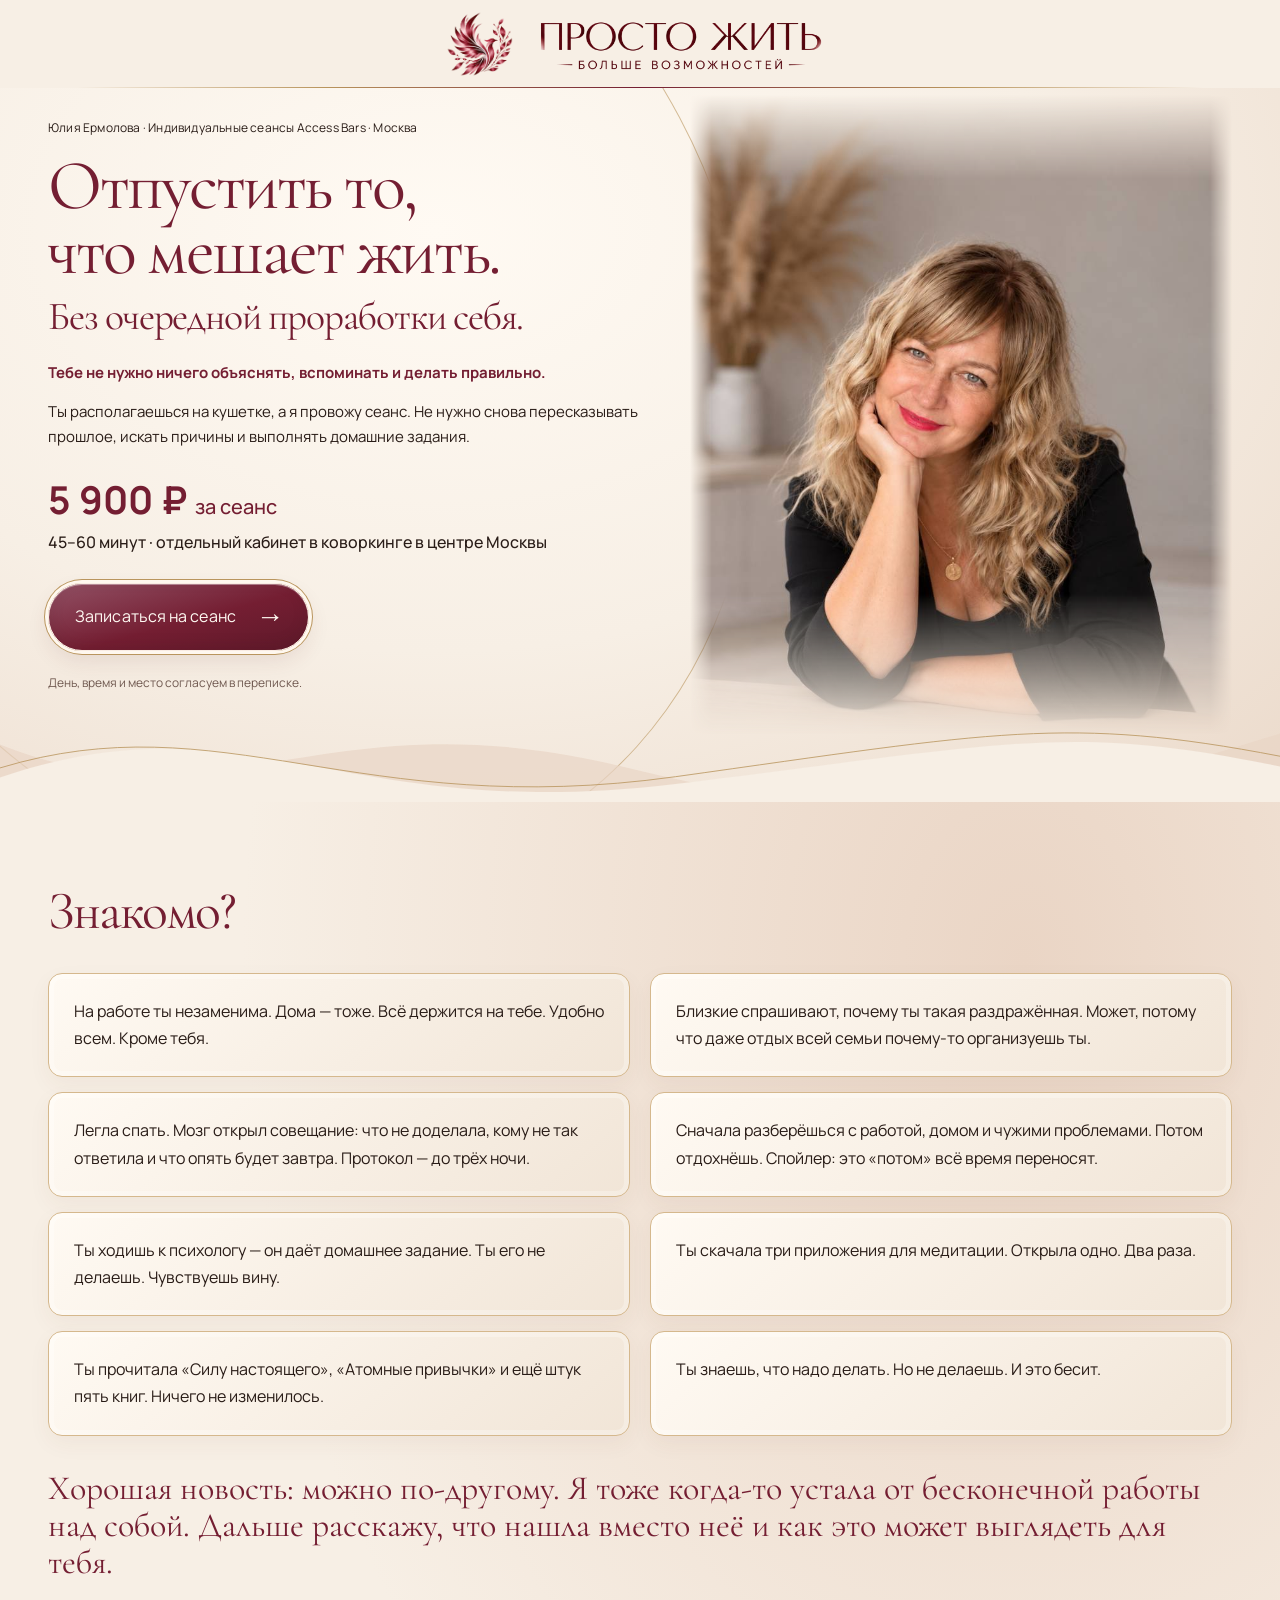
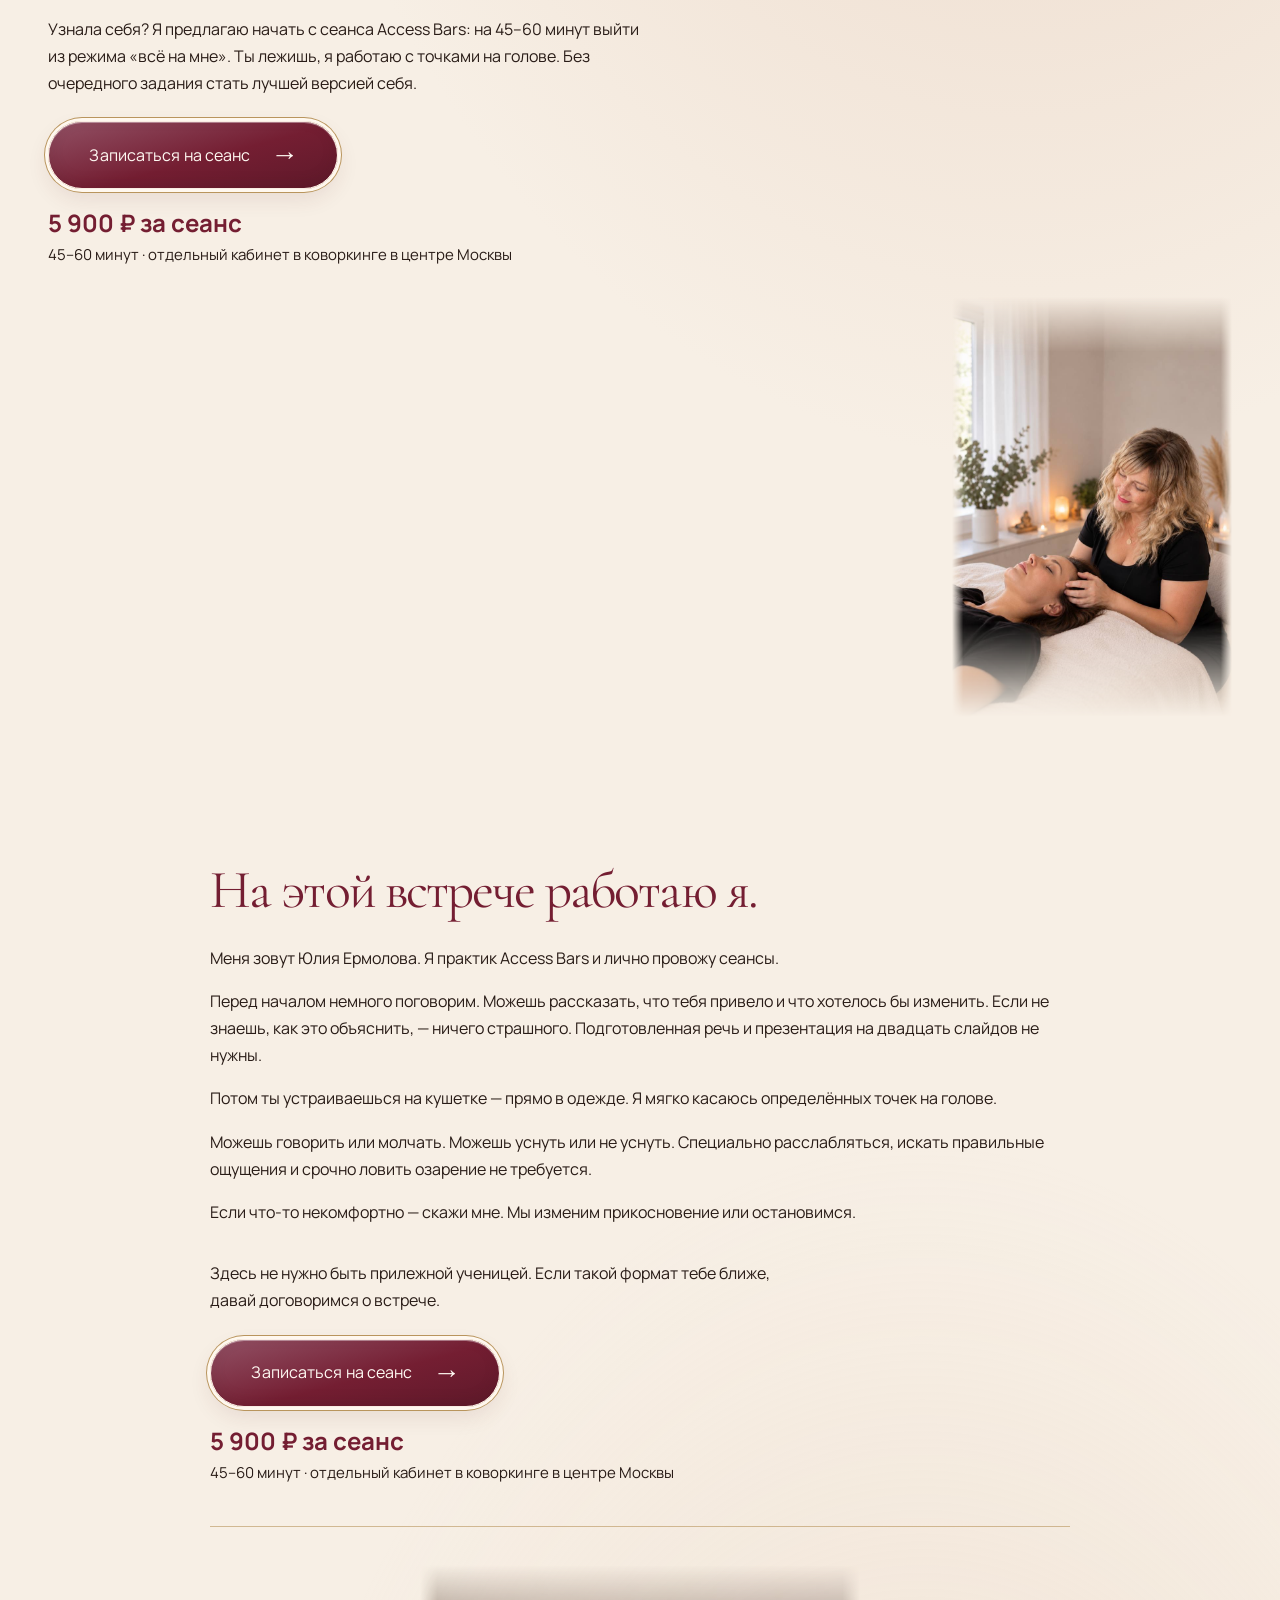
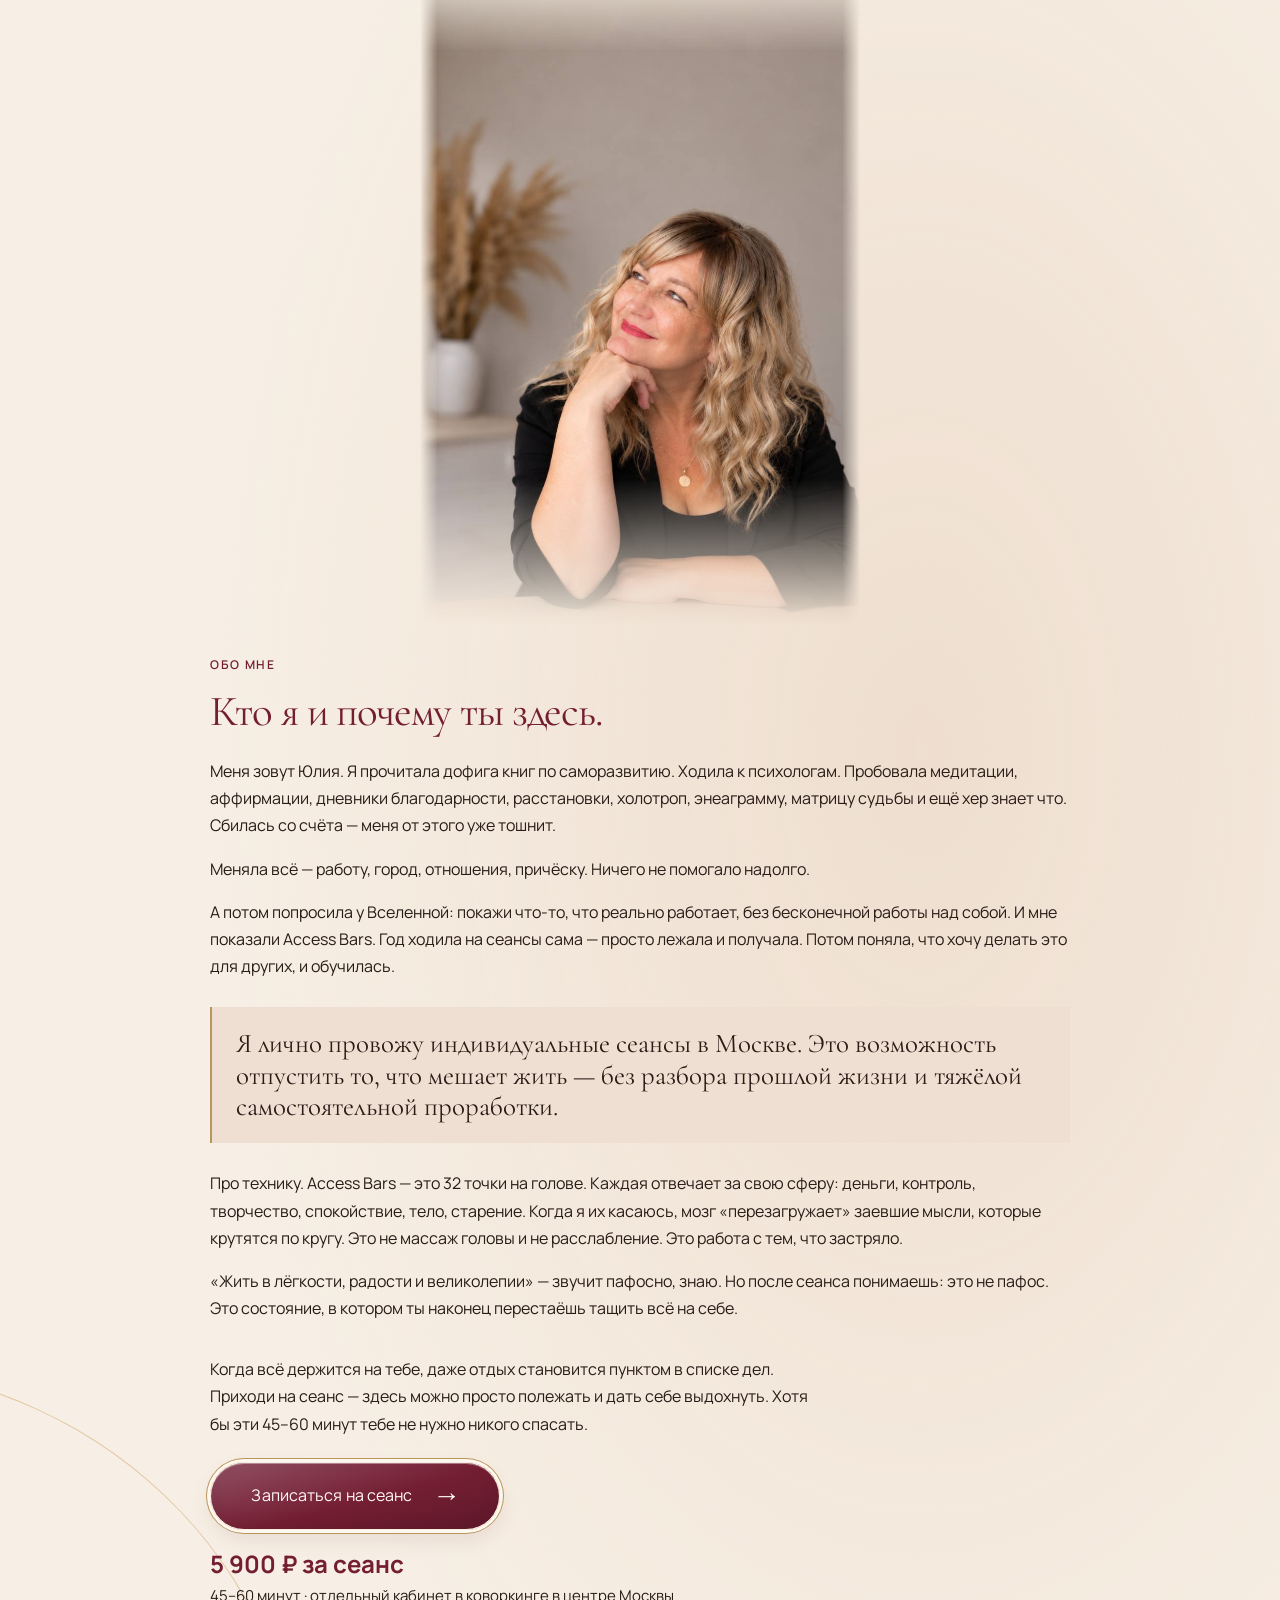
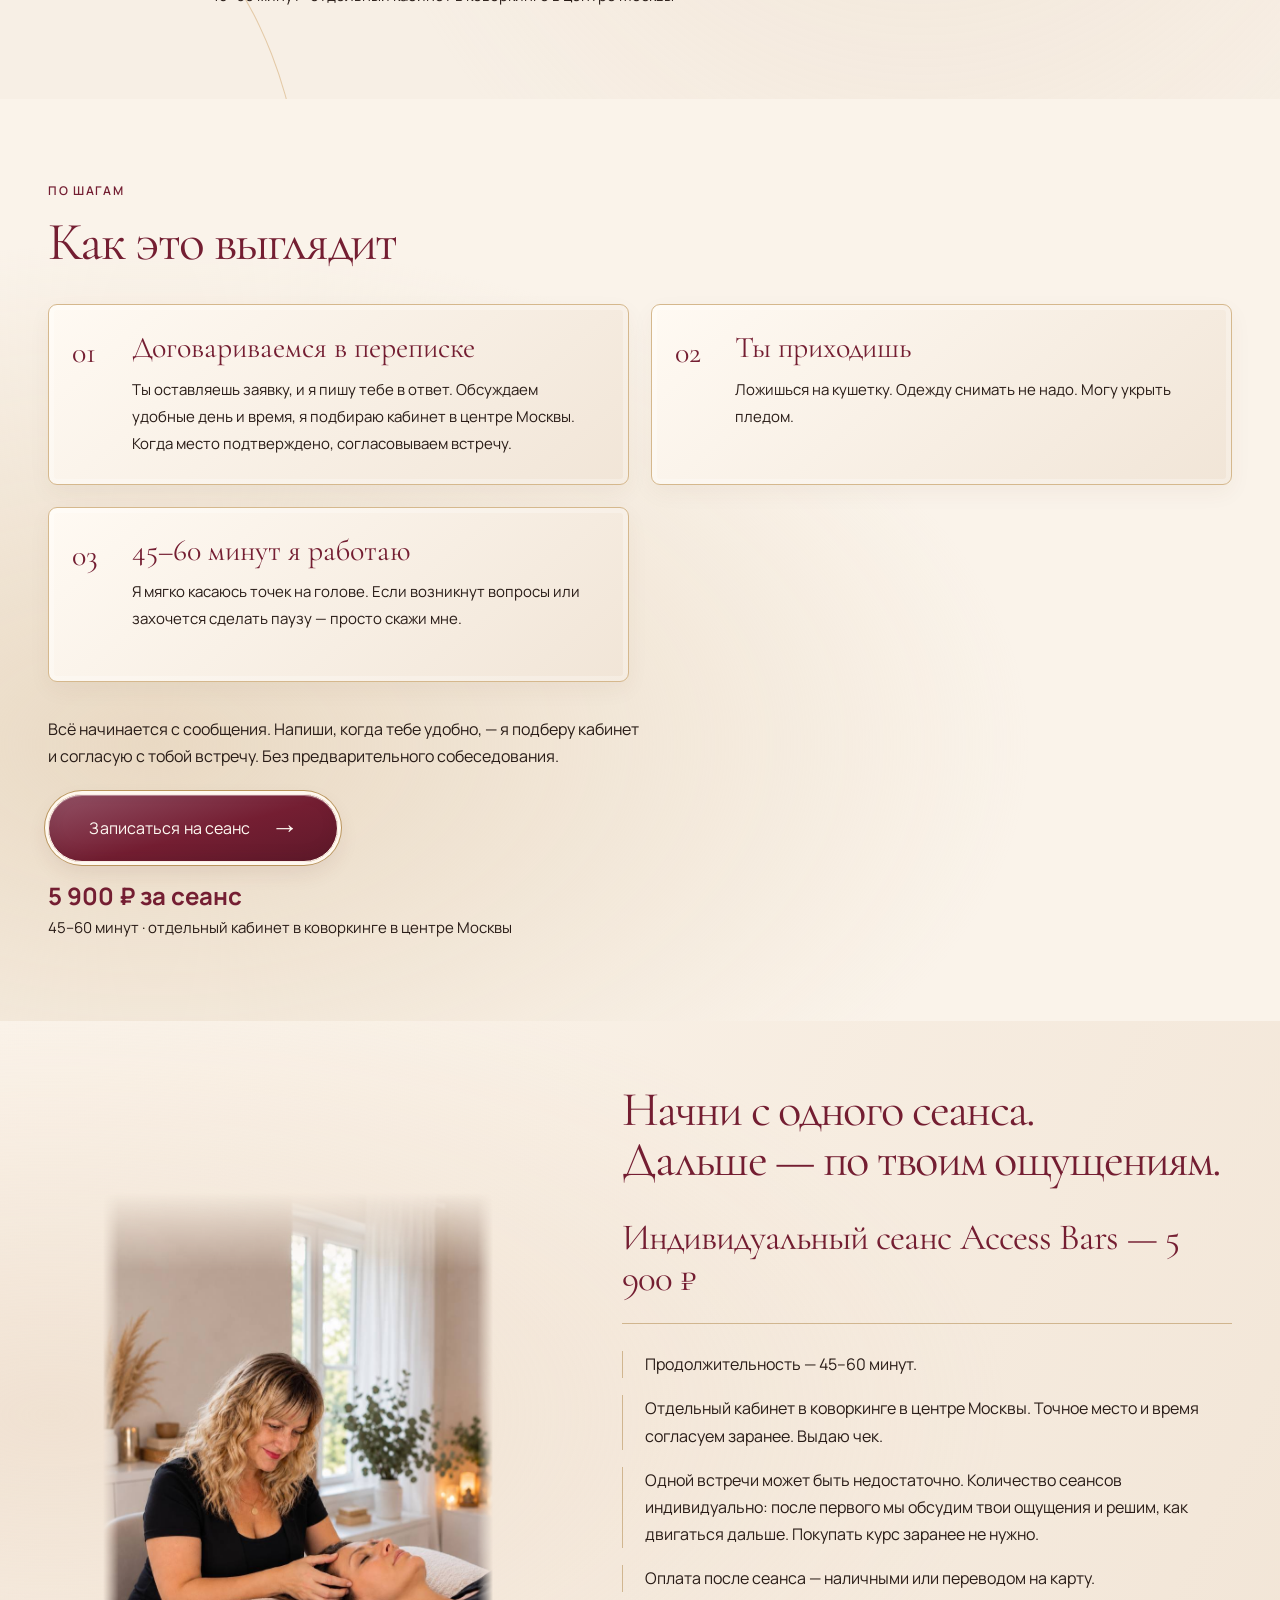
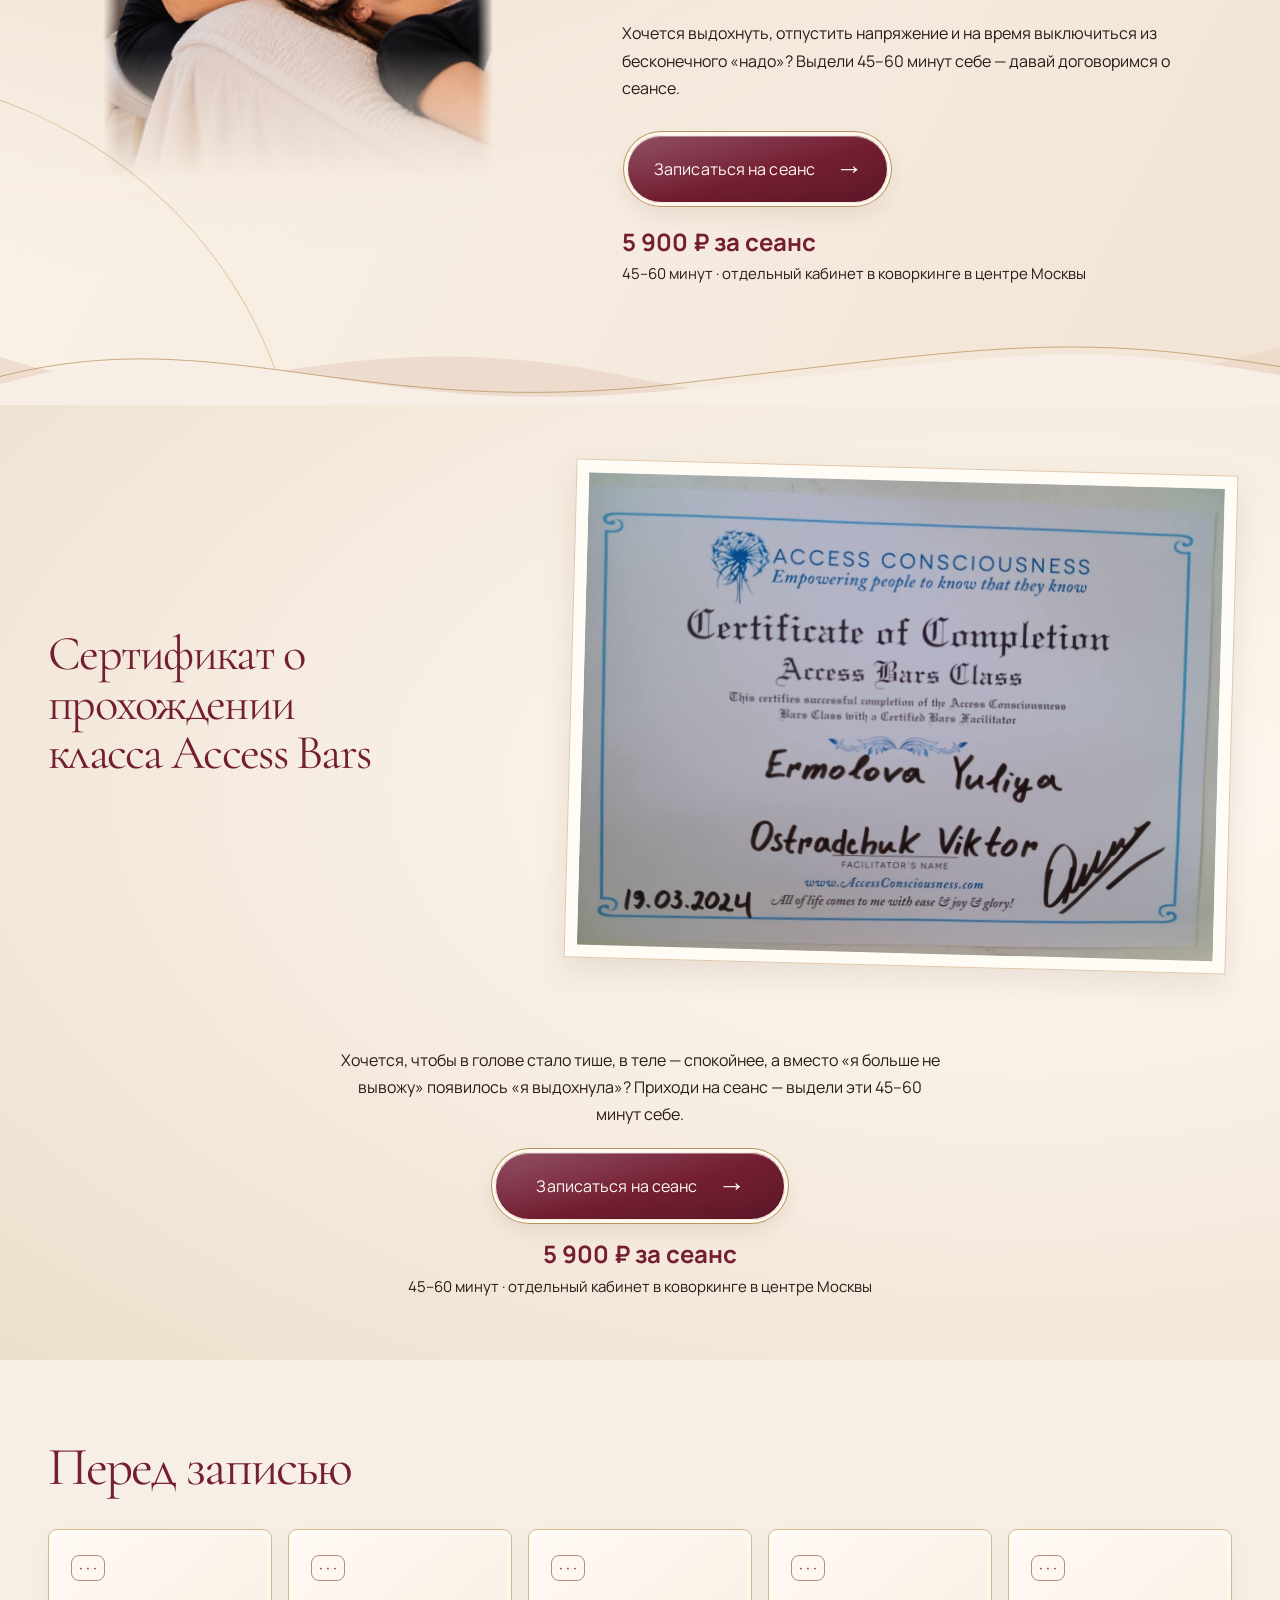
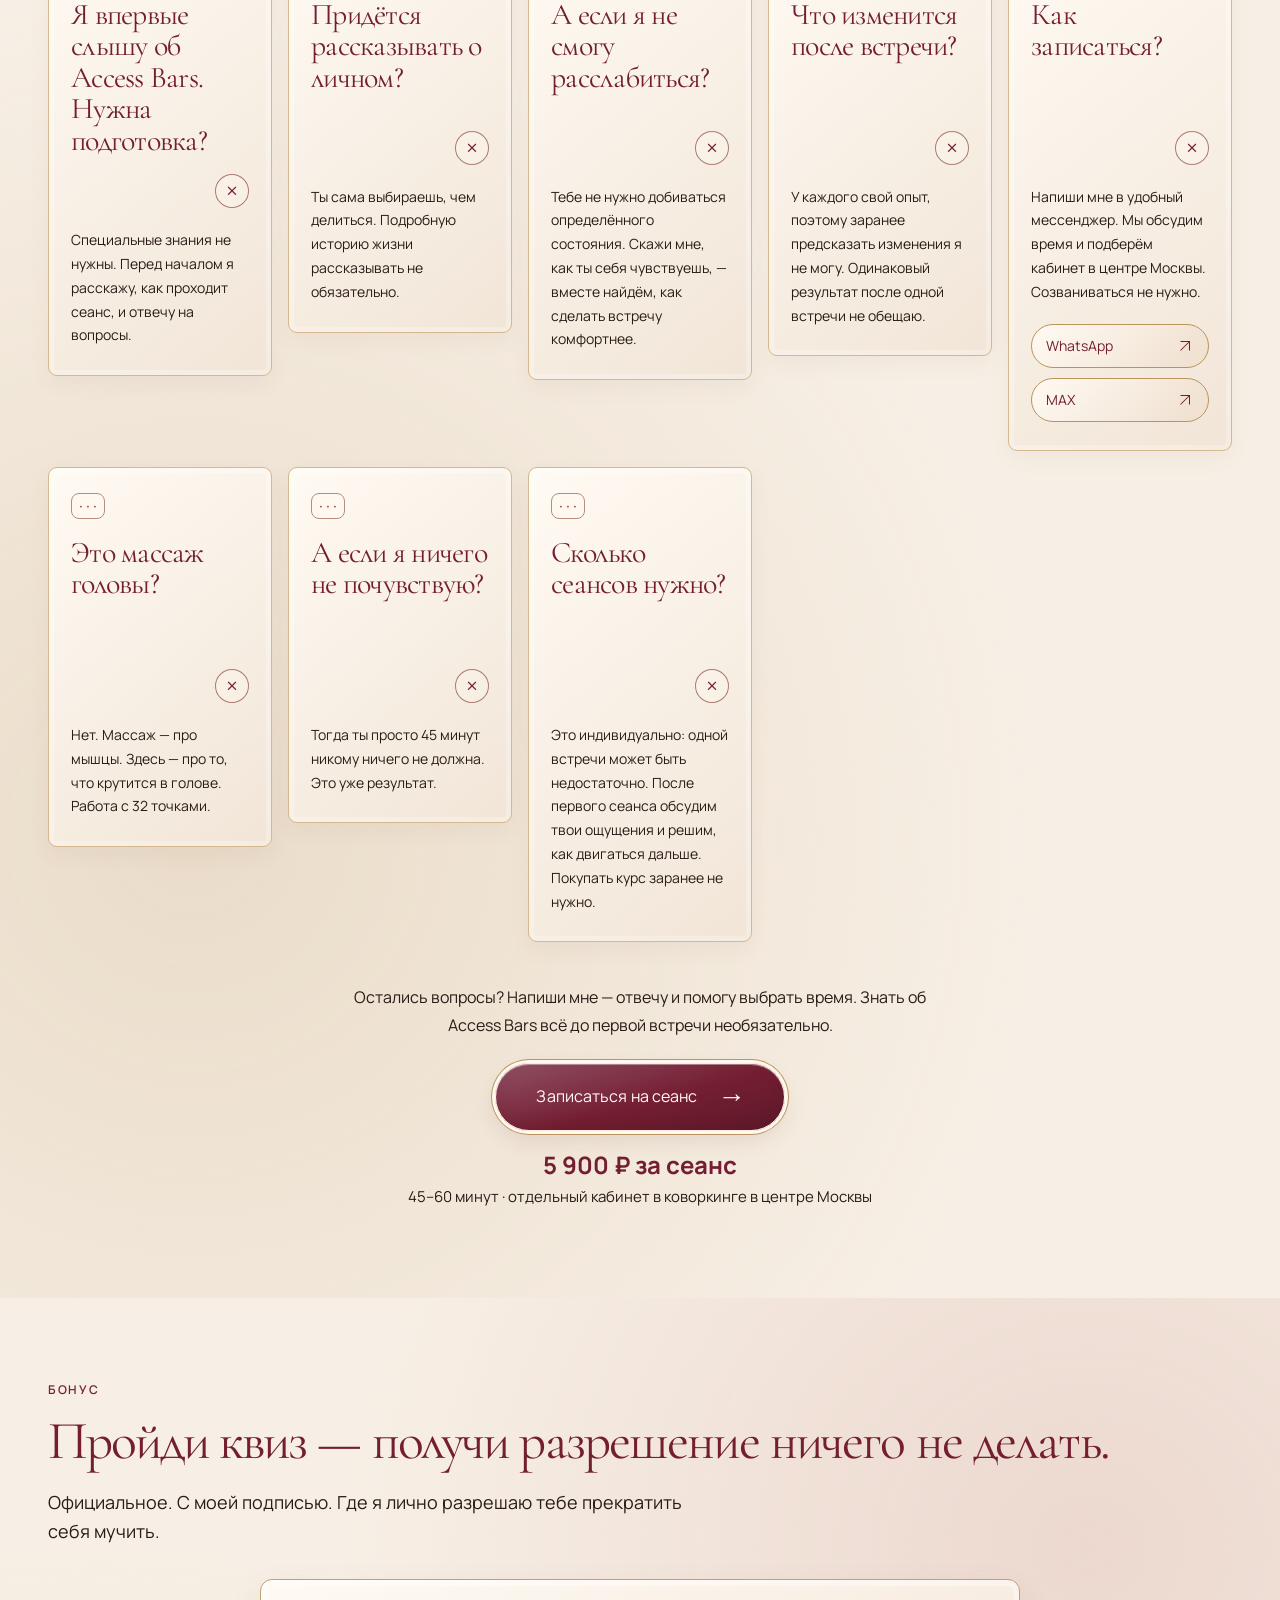
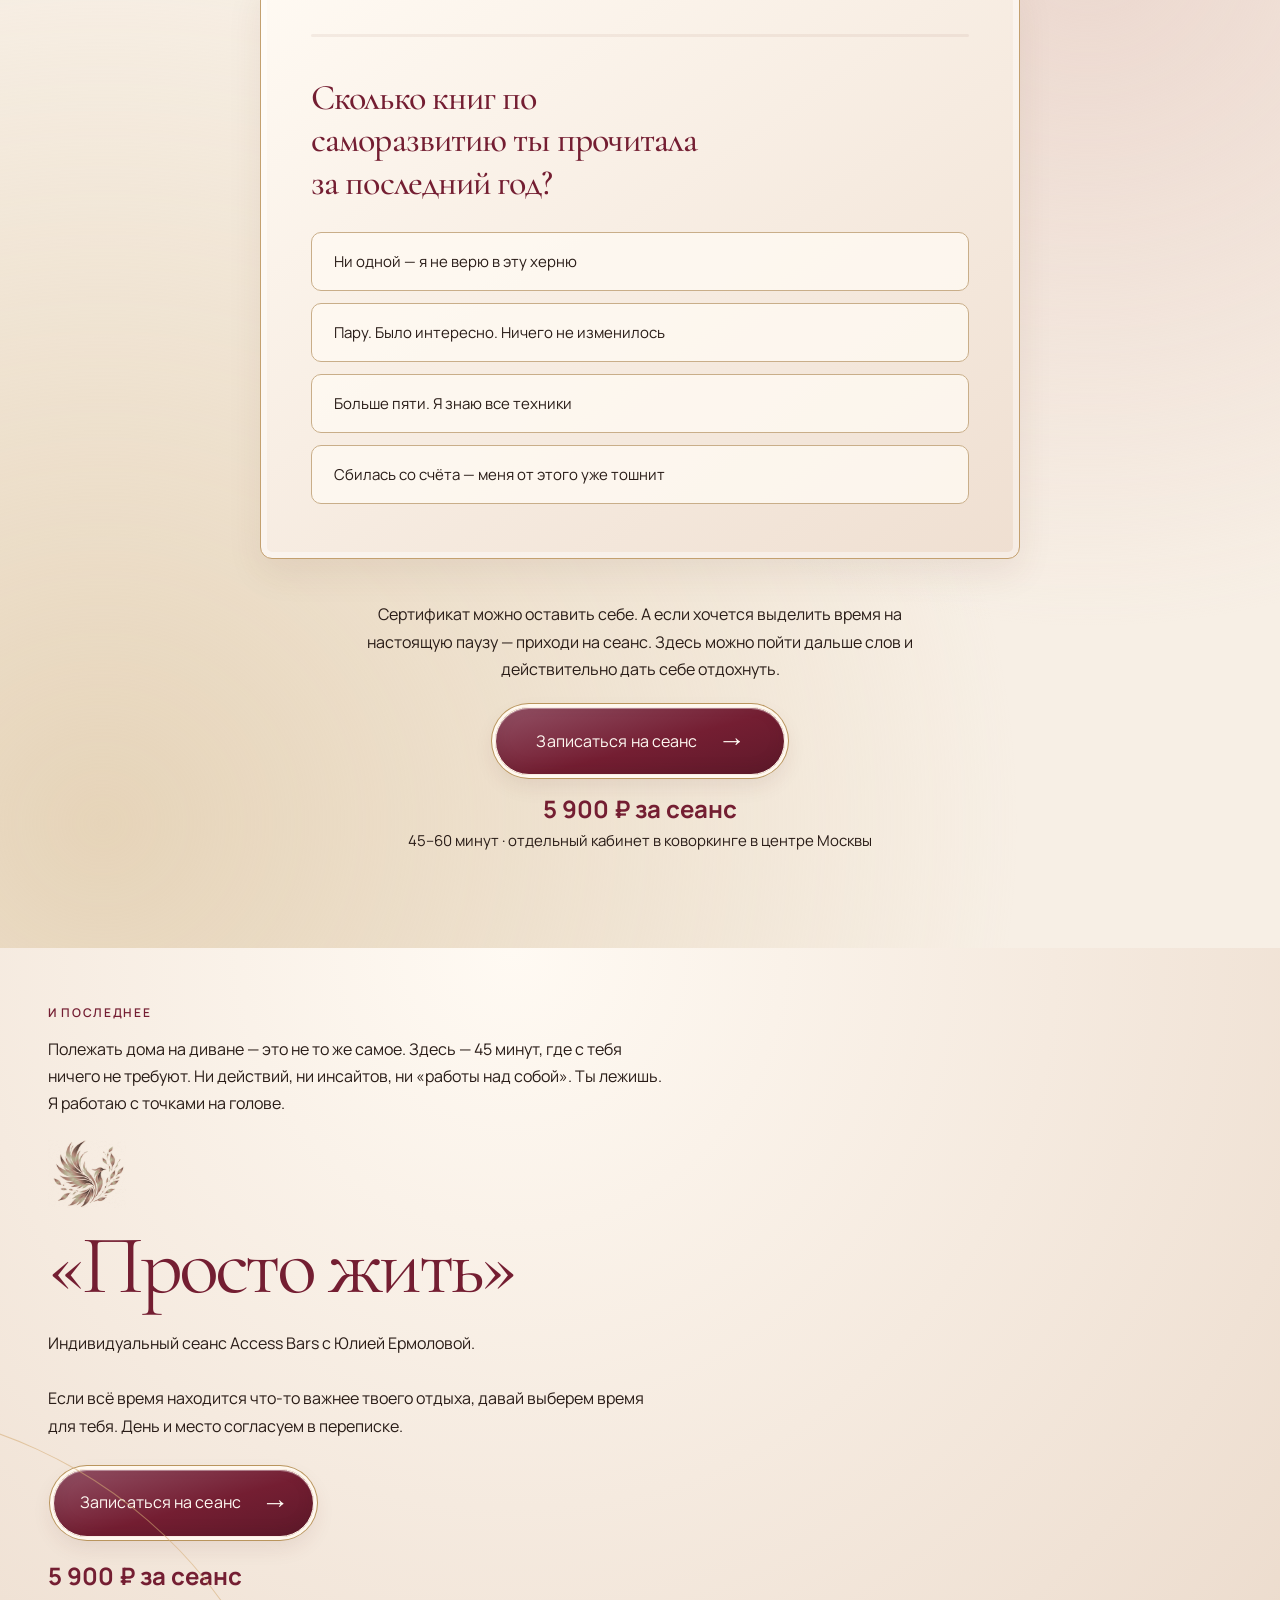
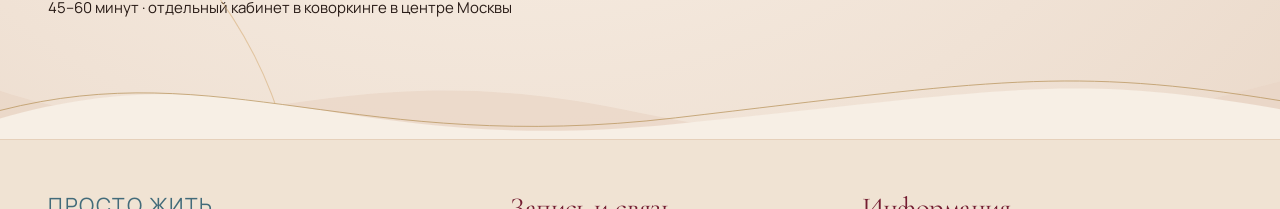
<file: index.html>
<!doctype html><html lang="ru"><head><meta charset="utf-8"><meta name="viewport" content="width=device-width,initial-scale=1"><meta name="description" content="Индивидуальный сеанс Access Bars с Юлией Ермоловой. Москва · 45–60 минут · 5 900 ₽"><title>Просто жить — Юлия Ермолова · Access Bars</title><link rel="preload" href="assets/fonts/cormorant-garamond.woff" as="font" type="font/woff" crossorigin><link rel="preload" href="assets/fonts/manrope.woff" as="font" type="font/woff" crossorigin><link rel="stylesheet" href="styles.css"><script src="config.js" defer></script><script src="app.js" defer></script><link rel="canonical" href="https://xn--f1aeqadgiid4h.online/"></head><body><main><section class="hero ornament"><span class="hero-leaves hero-leaves-left" aria-hidden="true"></span><span class="hero-leaves hero-leaves-right" aria-hidden="true"></span><span class="hero-arc" aria-hidden="true"></span><div class="wrap hero-grid"><div class="hero-copy"><div class="brand"><img src="assets/brand-symbol-480.webp" srcset="assets/brand-symbol-240.webp 240w, assets/brand-symbol-480.webp 480w" sizes="(max-width: 700px) 100vw, 50vw" alt="Оригинальная фирменная птица" loading="eager" decoding="async"><div class="brand-type"><div class="brand-wordmark"><img src="assets/brand-wordmark-960.webp" srcset="assets/brand-wordmark-480.webp 480w, assets/brand-wordmark-960.webp 960w" sizes="(max-width: 700px) 100vw, 50vw" alt="" loading="eager" decoding="async"><span class="sr-only">ПРОСТО ЖИТЬ</span></div><span class="brand-tagline sr-only">БОЛЬШЕ ВОЗМОЖНОСТЕЙ</span></div></div><p class="eyebrow">Юлия Ермолова · Индивидуальные сеансы Access Bars · Москва</p><h1><span class="hero-title-line">Отпустить то,</span> <span class="hero-title-line">что мешает жить.</span> <span class="hero-subtitle">Без очередной проработки себя.</span></h1><div class="hero-body"><p class="lead">Индивидуальный сеанс Access Bars — это возможность отпустить то, что мешает жить, без расследования, кто виноват, когда всё пошло не так и почему вы до сих пор это не проработали.</p><p class="">Вы располагаетесь на кушетке. Я провожу сеанс. Вам не нужно снова пересказывать прошлое, искать причины и выполнять домашние задания.</p><p class="aside">Биографию вы уже прожили. Повторная защита не требуется.</p></div><p class="facts hero-facts"><span class="hero-fact"><svg viewBox="0 0 24 24" fill="none" stroke="currentColor" stroke-width="1.3" aria-hidden="true"><path d="M20 10c0 6-8 12-8 12S4 16 4 10a8 8 0 1 1 16 0Z"/><circle cx="12" cy="10" r="2.6"/></svg><span>Москва · <span class="fact-detail">отдельный кабинет в центре</span></span></span><span class="fact-divider"> · </span><span class="hero-fact"><svg viewBox="0 0 24 24" fill="none" stroke="currentColor" stroke-width="1.3" aria-hidden="true"><circle cx="12" cy="12" r="9"/><path d="M12 6v6l4 2.5"/></svg><span>45–60 минут</span></span><span class="fact-divider"> · </span><span class="hero-fact"><svg viewBox="0 0 24 24" fill="none" stroke="currentColor" stroke-width="1.3" aria-hidden="true"><path d="M8 21V3h6a5 5 0 0 1 0 10H5m0 4h11"/></svg><span>5 900 ₽</span></span></p><div class="booking-row"><button class="cta" type="button" data-booking>Подобрать время сеанса <span aria-hidden="true">→</span></button><p class="booking-note">День, время и место согласуем в переписке.</p></div></div><div class="hero-photo photo"><img src="assets/hero-678.webp" srcset="assets/hero-480.webp 480w, assets/hero-678.webp 678w" sizes="(max-width: 700px) 100vw, 50vw" alt="Портрет Юлии Ермоловой с рукой у лица" loading="eager" decoding="async"></div></div><svg class="hero-wave" viewBox="0 0 1440 130" preserveAspectRatio="none" aria-hidden="true"><path d="M0 50C250 170 360 -20 700 80S1130 150 1440 35V130H0Z" fill="#efd7cf" opacity=".7"/><path d="M0 95C280 -20 380 160 760 104S1200 20 1440 80V130H0Z" fill="#fcf6f0"/><path d="M0 82C250 -10 400 155 760 94S1200 10 1440 66" stroke="#d5ad76" stroke-width="1" fill="none"/></svg></section><section class="stories section"><span class="section-leaves section-leaves-left" aria-hidden="true"></span><span class="section-leaves section-leaves-right" aria-hidden="true"></span><div class="wrap"><h2>Вы уже многое поняли. Хотелось бы теперь жить иначе.</h2><p class="center hint"><svg class="hint-icon" viewBox="0 0 24 24" fill="none" stroke="currentColor" stroke-width="1.4" aria-hidden="true"><path d="M12 4v14m-6-6 6 6 6-6"/></svg><span>Нажмите на знакомую историю.</span></p><div class="story-grid"><details class="story"><summary><h3>Маму простили. Папу поняли. Себя когда уже отпустит?</h3><p class="">Вы знаете, откуда страх ошибки, почему трудно отказывать и чьим голосом себя ругаете.</p><span class="round" aria-hidden="true">+</span></summary><div class="answer"><p class="">А потом опять соглашаетесь на ненужное, откладываете своё и мысленно продолжаете разговор, который давно закончился.</p><p class="">Зато теперь можете объяснить происходящее. Очень познавательно. Особенно в три часа ночи.</p></div></details><details class="story"><summary><h3>Пришли за помощью. Получили вторую работу.</h3><p class="">Записывать мысли. Отслеживать реакции. Выполнять упражнения.</p><span class="round" aria-hidden="true">+</span></summary><div class="answer"><p class="">Вы пришли, потому что сил уже не было. Теперь нужно найти силы ещё и на это.</p><p class="">Не сделали — снова собой недовольны. Даже собственные проблемы обслуживаете недостаточно прилежно.</p></div></details><details class="story"><summary><h3>Новый специалист. Опять первый сезон вашей биографии.</h3><p class="">Где родились. Кто воспитывал. Что чувствовали. А что чувствовали, когда чувствовали это?</p><span class="round" aria-hidden="true">+</span></summary><div class="answer"><p class="">Вы уже знаете сюжет наизусть.</p><p class="">Хочется наконец узнать, как жить дальше. Желательно без выпуска расширенного переиздания прошлого.</p></div></details><details class="story"><summary><h3>Осталось проработать нежелание что-либо прорабатывать.</h3><p class="">Вы устали. Но теперь сомневаетесь: вдруг это сопротивление? Или избегание? Или недостаточная готовность к изменениям?</p><span class="round" aria-hidden="true">+</span></summary><div class="answer"><p class="">Гениальная система. В любой непонятной ситуации виноваты вы.</p><p class="">И снова должны поработать.</p></div></details></div></div></section><section class="about section ornament"><span class="section-leaves section-leaves-left" aria-hidden="true"></span><span class="section-leaves section-leaves-right" aria-hidden="true"></span><div class="wrap split"><div><h2>На этой встрече работаю я.</h2><p class="">Я Юлия Ермолова, практик Access Bars. Лично провожу индивидуальные сеансы.</p><p class="">Этот формат можно рассмотреть, если хочется попробовать изменения без очередного подробного разбора себя.</p><p class="">Перед началом мы коротко поговорим. Можно обозначить конкретную ситуацию или сказать своими словами, что хочется изменить. Я объясню порядок встречи и отвечу на вопросы.</p><p class="">Во время сеанса вы лежите на кушетке в одежде, я мягко касаюсь определённых участков головы.</p><p class="">Можно разговаривать или молчать. Специально настраиваться, удерживать внимание и демонстрировать озарения не требуется.</p><p class="">Если вам некомфортно, скажите мне: прикосновение можно изменить, практику — остановить.</p></div><figure class="about-photo photo"><img src="assets/about-1210.webp" srcset="assets/about-480.webp 480w, assets/about-1210.webp 1210w" sizes="(max-width: 700px) 100vw, 50vw" alt="Юлия Ермолова, практик Access Bars — портрет в чёрной одежде" loading="lazy" decoding="async"><figcaption><span>Юлия Ермолова</span>практик Access Bars</figcaption></figure></div></section><section class="session section ornament"><span class="section-leaves section-leaves-left" aria-hidden="true"></span><span class="section-leaves section-leaves-right" aria-hidden="true"></span><div class="wrap split"><figure class="session-photo photo"><img src="assets/session-492.webp" srcset="assets/session-480.webp 480w, assets/session-492.webp 492w" sizes="(max-width: 700px) 100vw, 50vw" alt="Иллюстрация практики Access Bars: мягкие прикосновения к голове" loading="lazy" decoding="async"></figure><div><h2><span>Одна встреча.</span> <span>Без подписки на исправление себя.</span></h2><h3 class="service-title">Индивидуальный сеанс Access Bars — 5 900 ₽</h3><p class="condition">Продолжительность — 45–60 минут.</p><p class="condition">Принимаю в отдельном кабинете в центре Москвы. Точное место и время согласуем заранее. Выдаю чек.</p><p class="condition">Обязательного курса нет. Решение о следующей встрече принимаете после собственного опыта.</p><button class="cta" type="button" data-booking>Подобрать время сеанса <span aria-hidden="true">→</span></button></div></div><svg class="section-wave" viewBox="0 0 1440 130" preserveAspectRatio="none" aria-hidden="true"><path d="M0 50C250 170 360 -20 700 80S1130 150 1440 35V130H0Z" fill="#efd7cf" opacity=".7"/><path d="M0 95C280 -20 380 160 760 104S1200 20 1440 80V130H0Z" fill="#fcf6f0"/><path d="M0 82C250 -10 400 155 760 94S1200 10 1440 66" stroke="#d5ad76" stroke-width="1" fill="none"/></svg></section><section class="certificate section"><span class="section-leaves section-leaves-left" aria-hidden="true"></span><span class="section-leaves section-leaves-right" aria-hidden="true"></span><div class="wrap certificate-grid"><h2>Сертификат о прохождении класса Access Bars</h2><button class="certificate-button" type="button" aria-label="Увеличить сертификат" data-certificate><img src="04_Настоящие_фотографии_и_сертификат/Сертификат_выровненный_оригинальный.jpg" alt="Оригинальный сертификат Юлии Ермоловой о прохождении класса Access Bars, 19 марта 2024 года" loading="lazy" width="1400" height="1000"></button></div></section><section class="faq section"><span class="section-leaves section-leaves-left" aria-hidden="true"></span><span class="section-leaves section-leaves-right" aria-hidden="true"></span><div class="wrap"><h2>Перед записью</h2><div class="faq-grid"><details class="question"><summary><h3>Я впервые слышу об Access Bars. Нужна подготовка?</h3><span class="round" aria-hidden="true">+</span></summary><div class="answer"><p class="">Специальные знания не нужны. Перед началом я объясню, как проходит сеанс, и отвечу на вопросы.</p></div></details><details class="question"><summary><h3>Придётся рассказывать о личном?</h3><span class="round" aria-hidden="true">+</span></summary><div class="answer"><p class="">Вы сами выбираете, чем делиться. Подробная история жизни не является условием сеанса.</p></div></details><details class="question"><summary><h3>А если я не смогу расслабиться?</h3><span class="round" aria-hidden="true">+</span></summary><div class="answer"><p class="">Вам не нужно добиваться определённого состояния. Скажите мне о своих ощущениях — обсудим, как сделать встречу комфортнее.</p></div></details><details class="question"><summary><h3>Что изменится после встречи?</h3><span class="round" aria-hidden="true">+</span></summary><div class="answer"><p class="">Я предлагаю возможность отпустить то, что мешает жить. Какие именно изменения произойдут у вас, заранее предсказать не могу. Одинаковый результат каждому после одной встречи не обещаю.</p></div></details><details class="question"><summary><h3>Как записаться?</h3><span class="round" aria-hidden="true">+</span></summary><div class="answer"><p class="">Напишите мне в удобный мессенджер. Подберём день, время и кабинет. Обязательного предварительного созвона нет.</p><div class="messenger-links faq-contacts"><a class="messenger-link" data-contact="WHATSAPP_URL" href="https://wa.me/79951513253" target="_blank" rel="noopener noreferrer"><span>WhatsApp</span><svg class="outbound-icon" viewBox="0 0 24 24" width="18" height="18" fill="none" stroke="currentColor" stroke-width="1.4" aria-hidden="true"><path d="M6 18 18 6M6 6h12v12"/></svg></a><a class="messenger-link" data-contact="MAX_URL" href="https://max.ru/u/f9LHodD0cOL5aLSzYDBotzUH5e8lNNIxes0kPNpu0vthLGxybMEYItW7y1I" target="_blank" rel="noopener noreferrer"><span>MAX</span><svg class="outbound-icon" viewBox="0 0 24 24" width="18" height="18" fill="none" stroke="currentColor" stroke-width="1.4" aria-hidden="true"><path d="M6 18 18 6M6 6h12v12"/></svg></a></div></div></details></div></div></section><section class="final ornament"><span class="section-leaves section-leaves-left" aria-hidden="true"></span><span class="section-leaves section-leaves-right" aria-hidden="true"></span><div class="wrap final-grid"><div class="closing-copy"><img src="assets/brand-symbol-480.webp" srcset="assets/brand-symbol-240.webp 240w, assets/brand-symbol-480.webp 480w" sizes="(max-width: 700px) 100vw, 50vw" alt="Оригинальная фирменная птица" loading="lazy" decoding="async"><h2>«Просто жить»</h2><p class="">Индивидуальный сеанс Access Bars с Юлией Ермоловой.</p><p class="facts">Москва · 45–60 минут · 5 900 ₽</p><button class="cta" type="button" data-booking>Подобрать время сеанса <span aria-hidden="true">→</span></button></div><figure class="photo"><img src="assets/final-1254.webp" srcset="assets/final-480.webp 480w, assets/final-1254.webp 1254w" sizes="(max-width: 700px) 100vw, 50vw" alt="Декоративный натюрморт с цветами и свечами" loading="lazy" decoding="async"></figure></div><svg class="section-wave" viewBox="0 0 1440 130" preserveAspectRatio="none" aria-hidden="true"><path d="M0 50C250 170 360 -20 700 80S1130 150 1440 35V130H0Z" fill="#efd7cf" opacity=".7"/><path d="M0 95C280 -20 380 160 760 104S1200 20 1440 80V130H0Z" fill="#fcf6f0"/><path d="M0 82C250 -10 400 155 760 94S1200 10 1440 66" stroke="#d5ad76" stroke-width="1" fill="none"/></svg></section></main><footer class="site-footer"><div class="wrap"><div class="footer-grid"><div class="footer-identity"><a href="#" class="footer-brand">ПРОСТО ЖИТЬ</a><p>Ермолова Юлия Вячеславовна</p><p class="footer-status">Самозанятая</p><p>Индивидуальные сеансы Access Bars · Москва</p></div><div class="footer-contact"><h2>Запись и связь</h2><div class="messenger-links "><a class="messenger-link" data-contact="WHATSAPP_URL" href="https://wa.me/79951513253" target="_blank" rel="noopener noreferrer"><span>WhatsApp</span><svg class="outbound-icon" viewBox="0 0 24 24" width="18" height="18" fill="none" stroke="currentColor" stroke-width="1.4" aria-hidden="true"><path d="M6 18 18 6M6 6h12v12"/></svg></a><a class="messenger-link" data-contact="MAX_URL" href="https://max.ru/u/f9LHodD0cOL5aLSzYDBotzUH5e8lNNIxes0kPNpu0vthLGxybMEYItW7y1I" target="_blank" rel="noopener noreferrer"><span>MAX</span><svg class="outbound-icon" viewBox="0 0 24 24" width="18" height="18" fill="none" stroke="currentColor" stroke-width="1.4" aria-hidden="true"><path d="M6 18 18 6M6 6h12v12"/></svg></a></div><a class="footer-email" href="mailto:mechtapro@mail.ru">mechtapro@mail.ru</a></div><nav class="footer-documents" aria-label="Документы сайта"><h2>Информация</h2><a href="privacy.html" data-document="privacy">Политика обработки персональных данных</a><a href="terms.html" data-document="terms">Условия использования сайта</a></nav></div><div class="footer-bottom"><p>© 2026 «Просто жить»</p><p class="">Access Bars не заменяет медицинскую помощь или психотерапию.</p></div></div></footer><dialog id="booking-dialog" aria-labelledby="booking-title"><button class="close" type="button" data-close aria-label="Закрыть">×</button><div class="booking-decoration" aria-hidden="true"><span class="booking-leaves booking-leaves-start"></span><span class="booking-leaves booking-leaves-end"></span><span class="booking-feather"></span><span class="booking-arc"></span></div><div class="booking-mark"><img src="assets/brand-symbol-480.webp" srcset="assets/brand-symbol-240.webp 240w, assets/brand-symbol-480.webp 480w" sizes="(max-width: 700px) 100vw, 50vw" alt="" loading="lazy" decoding="async"></div><h2 id="booking-title">Выберите мессенджер</h2><p>Напишите мне, чтобы согласовать день и время сеанса.</p><div class="messenger-links booking-contacts"><a class="messenger-link" data-contact="WHATSAPP_URL" href="https://wa.me/79951513253" target="_blank" rel="noopener noreferrer"><span>Написать в WhatsApp</span><svg class="outbound-icon" viewBox="0 0 24 24" width="18" height="18" fill="none" stroke="currentColor" stroke-width="1.4" aria-hidden="true"><path d="M6 18 18 6M6 6h12v12"/></svg></a><a class="messenger-link" data-contact="MAX_URL" href="https://max.ru/u/f9LHodD0cOL5aLSzYDBotzUH5e8lNNIxes0kPNpu0vthLGxybMEYItW7y1I" target="_blank" rel="noopener noreferrer"><span>Написать в MAX</span><svg class="outbound-icon" viewBox="0 0 24 24" width="18" height="18" fill="none" stroke="currentColor" stroke-width="1.4" aria-hidden="true"><path d="M6 18 18 6M6 6h12v12"/></svg></a></div><p class="booking-privacy"><a href="privacy.html" data-document="privacy">Политика обработки персональных данных</a></p></dialog><dialog id="certificate-dialog" aria-label="Сертификат о прохождении класса Access Bars"><button class="close" type="button" data-close aria-label="Закрыть">×</button><img src="04_Настоящие_фотографии_и_сертификат/Сертификат_выровненный_оригинальный.jpg" alt="Оригинальный сертификат Юлии Ермоловой"></dialog><dialog id="privacy-dialog" class="legal-dialog" aria-labelledby="privacy-title"><button class="close" type="button" data-close aria-label="Закрыть">×</button><h2 id="privacy-title">Политика обработки персональных данных</h2><div class="legal-content"><p class="legal-date">Обновлено 17 октября 2026 года</p>
<p>Эта политика описывает обработку персональных данных при использовании сайта «Просто жить» и обращении для записи на индивидуальный сеанс Access Bars.</p>
<h3>1. Кто обрабатывает данные</h3>
<p>Оператор персональных данных — Ермолова Юлия Вячеславовна (Самозанятая). Вопросы об обработке данных, запросы об их уточнении, прекращении обработки и удалении можно направить по адресу <a href="mailto:mechtapro@mail.ru">mechtapro@mail.ru</a>. Дополнительные способы связи: WhatsApp и MAX, указанные на сайте.</p>
<h3>2. Какие данные и для чего используются</h3>
<p>На сайте нет формы сбора данных, регистрации, личного кабинета или онлайн-оплаты. Имя, номер телефона или идентификатор в мессенджере и содержание обращения становятся доступны оператору, если вы сами отправляете сообщение в WhatsApp или MAX.</p>
<p>Эти данные нужны, чтобы ответить на обращение, согласовать день, время и место сеанса, обсудить условия оказания услуги и исполнить договорённости. Сведения, необходимые для выдачи чека и исполнения требований закона, обрабатываются в предусмотренном законом объёме.</p>
<p>Не отправляйте в переписке диагнозы, медицинские документы и другие чувствительные сведения: для предварительного согласования записи они не запрашиваются. Нельзя передавать чужие персональные данные без соответствующего основания.</p>
<h3>3. Основания и действия с данными</h3>
<p>Обработка осуществляется на основании применимых положений Федерального закона № 152-ФЗ «О персональных данных», в том числе при обращении для заключения договора по инициативе пользователя, исполнении договора и обязанностей, установленных законом. Когда для конкретной цели требуется согласие, оно запрашивается отдельно. Одно только посещение сайта или нажатие ссылки не считается согласием на произвольную обработку данных или рекламные рассылки.</p>
<p>Оператор получает, записывает, хранит и использует сообщения для ответа и организации встречи; при необходимости уточняет и удаляет данные. Сам факт обращения для записи не является согласием на рекламные рассылки.</p>
<h3>4. Сроки хранения и защита</h3>
<p>Данные обрабатываются в объёме и в течение срока, необходимых для ответа, организации и оказания услуги. После достижения цели или прекращения основания обработки они удаляются, если иной срок хранения не установлен законом, в частности для документов об оплате. Оператор ограничивает доступ к переписке и использует средства защиты учётных записей и устройств.</p>
<h3>5. Мессенджеры, хостинг и технические сведения</h3>
<p>Ссылки на WhatsApp и MAX ведут на внешние сервисы. При переходе и отправке сообщения применяются правила и политики соответствующего мессенджера. Состав данных, место их хранения и передача внутри такого сервиса зависят от его работы; эта политика не заменяет его условия.</p>
<p>При открытии размещённого сайта сервер и хостинг-провайдер могут получать технические сведения запроса, включая IP-адрес, дату, адрес страницы и сведения о браузере, необходимые для выдачи страниц и защиты инфраструктуры. Технические сведения используются для доставки страниц, диагностики неисправностей и защиты от злоупотреблений; состав и сроки хранения зависят от настроек используемого хостинга.</p>
<p>Сайт не использует аналитические счётчики, рекламные пиксели, сторонние виджеты и файлы cookie для отслеживания. Пользовательские данные не записываются в постоянное хранилище браузера. Шрифты и изображения загружаются вместе с сайтом. При изменении способов обработки данных актуальная редакция политики публикуется на этой странице.</p>
<h3>6. Ваши права</h3>
<p>Вы можете запросить сведения об обработке своих данных, потребовать уточнения, блокирования или удаления при наличии установленных законом оснований, а также отозвать ранее данное согласие. Для этого обратитесь к оператору указанным выше способом. Чтобы не раскрыть информацию постороннему человеку, оператор может попросить подтвердить принадлежность обращения. Отзыв согласия не отменяет обработку, для которой закон предусматривает другое основание. Если вы считаете, что ваши права нарушены, можно обратиться в Роскомнадзор или суд.</p></div></dialog><dialog id="terms-dialog" class="legal-dialog" aria-labelledby="terms-title"><button class="close" type="button" data-close aria-label="Закрыть">×</button><h2 id="terms-title">Условия использования сайта</h2><div class="legal-content"><p class="legal-date">Обновлено 17 октября 2026 года</p>
<p>Сайт «Просто жить» знакомит с индивидуальными сеансами Access Bars, которые проводит Юлия Ермолова, практик Access Bars, в Москве.</p>
<h3>Запись и условия встречи</h3>
<p>Кнопки записи предлагают выбрать WhatsApp или MAX. Дата, время, место, порядок оплаты и другие условия конкретной встречи согласуются в переписке. На самом сайте нет онлайн-оплаты и автоматического подтверждения бронирования. Информация о продолжительности и цене приведена в описании сеанса.</p>
<h3>О характере услуги</h3>
<p>Access Bars не заменяет медицинскую помощь или психотерапию. На сайте не гарантируется одинаковый результат для каждого человека. Юлия Ермолова проводит сеансы в качестве практика Access Bars. Четыре истории на странице — обобщённые бытовые ситуации, а не отзывы клиентов.</p>
<h3>Изображения и внешние сервисы</h3>
<p>Сцены практики и декоративный интерьер являются иллюстрациями. Они не подтверждают личности клиентов, результаты сеансов или точный вид кабинета. Сертификат представлен отдельным изображением оригинального документа. Переходы в мессенджеры регулируются также правилами этих сервисов.</p>
<h3>Персональные данные и связь</h3>
<p>Сведения об обработке данных размещены в политике обработки персональных данных. Вопросы о сайте и записи можно направить через WhatsApp или MAX по ссылкам в подвале. Использование материалов сайта не означает передачу прав на них; вопросы о повторном использовании следует согласовать с правообладателем.</p></div></dialog></body></html>
</file>
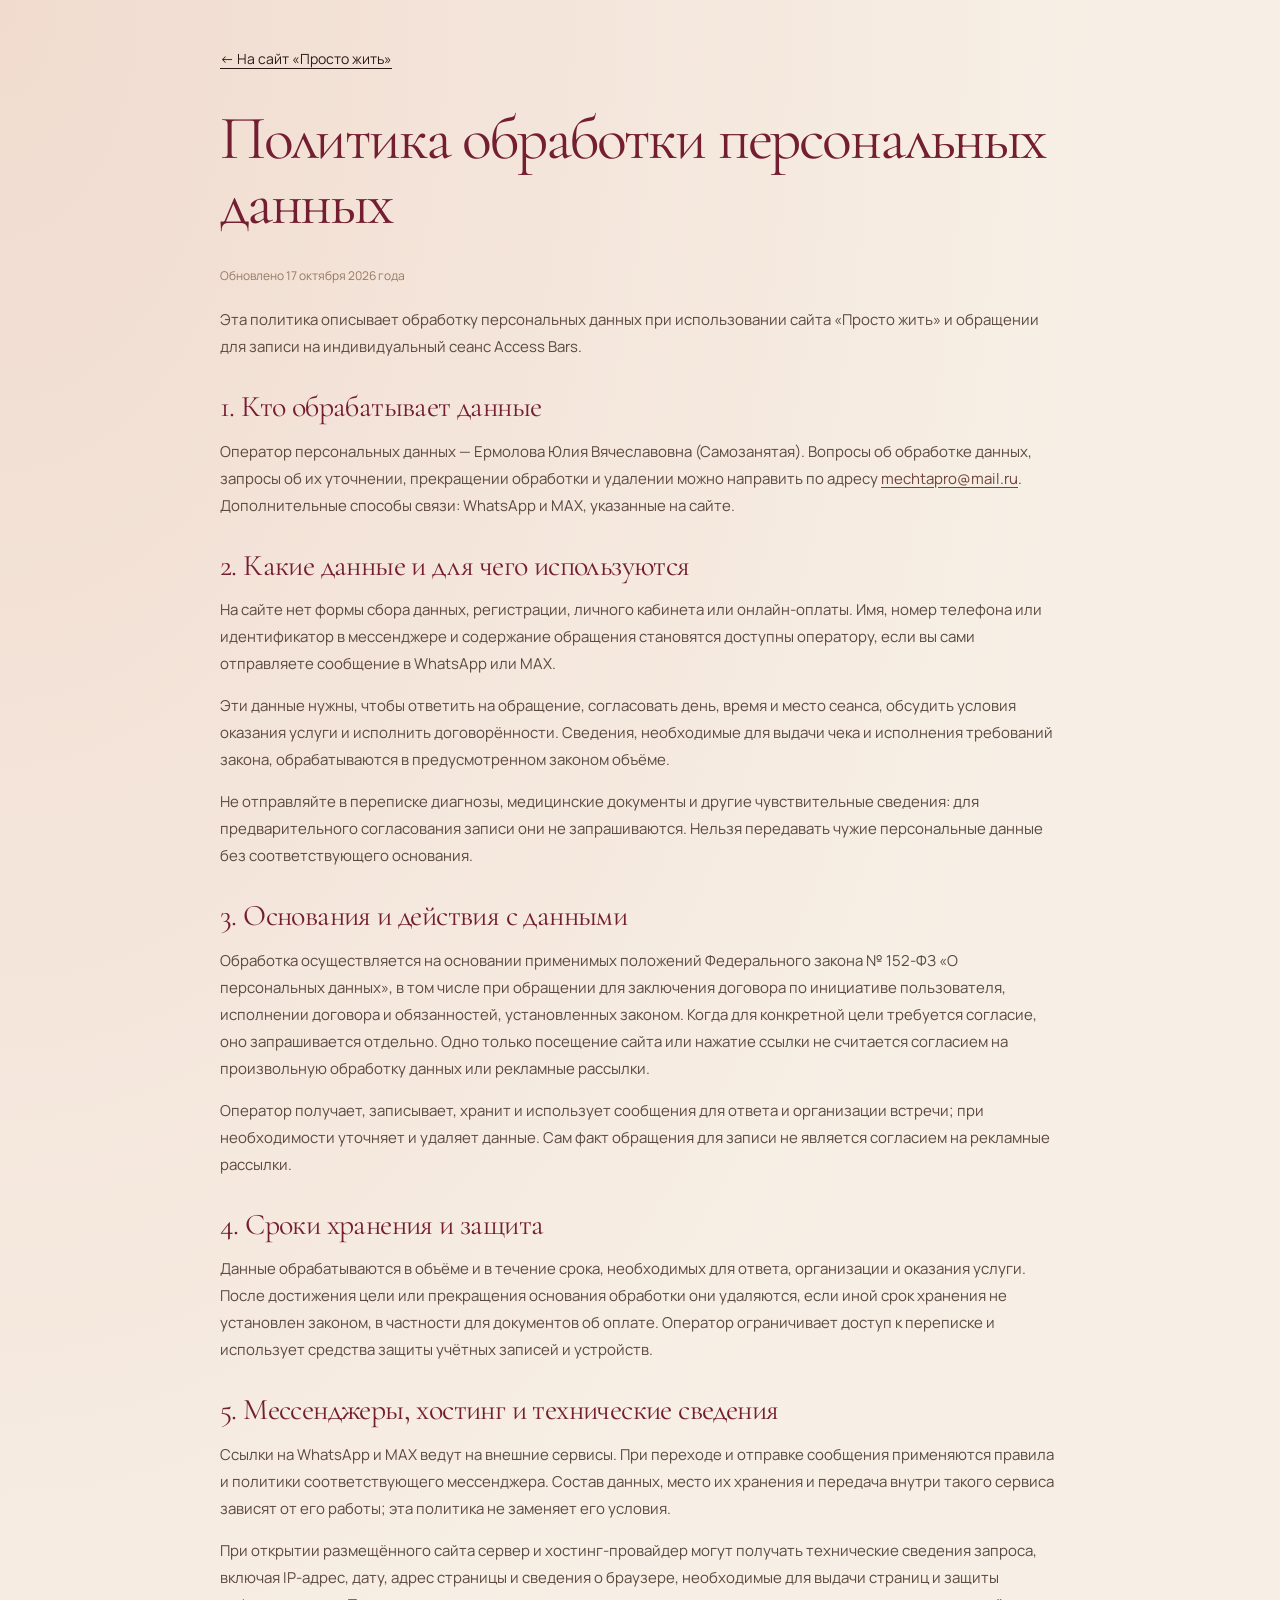
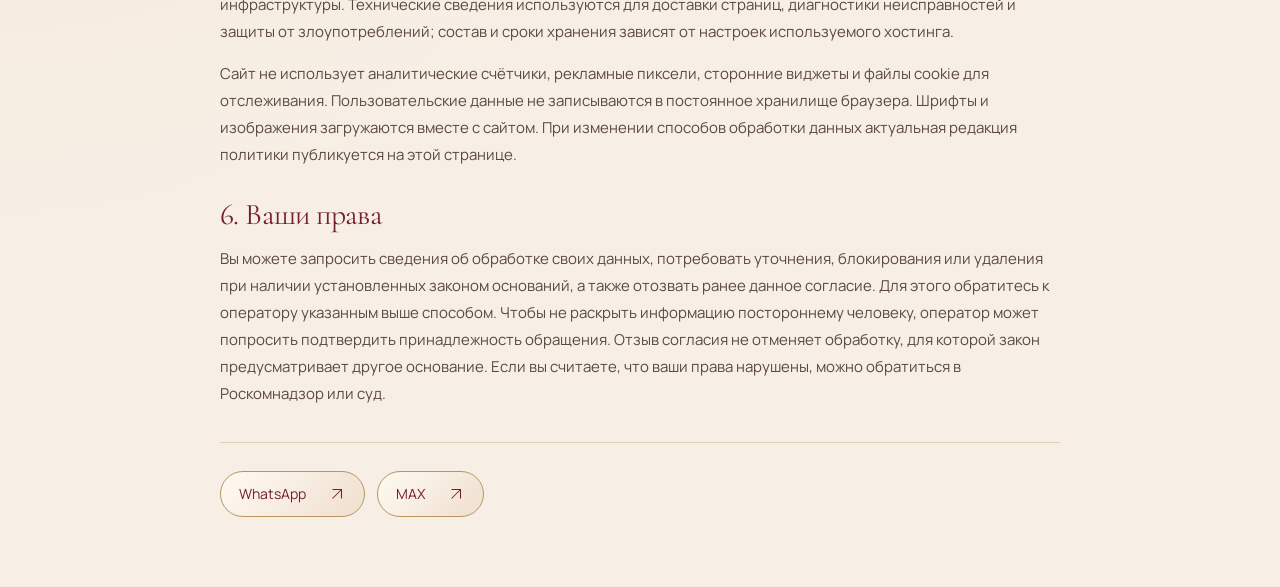
<file: privacy.html>
<!doctype html><html lang="ru"><head><meta charset="utf-8"><meta name="viewport" content="width=device-width,initial-scale=1"><title>Политика обработки персональных данных — Просто жить</title><link rel="stylesheet" href="styles.css"><link rel="canonical" href="https://xn--f1aeqadgiid4h.online/privacy.html"></head><body class="legal-page"><main class="legal-page-content"><a class="legal-back" href="index.html">← На сайт «Просто жить»</a><h1>Политика обработки персональных данных</h1><article class="legal-content"><p class="legal-date">Обновлено 17 октября 2026 года</p>
<p>Эта политика описывает обработку персональных данных при использовании сайта «Просто жить» и обращении для записи на индивидуальный сеанс Access Bars.</p>
<h3>1. Кто обрабатывает данные</h3>
<p>Оператор персональных данных — Ермолова Юлия Вячеславовна (Самозанятая). Вопросы об обработке данных, запросы об их уточнении, прекращении обработки и удалении можно направить по адресу <a href="mailto:mechtapro@mail.ru">mechtapro@mail.ru</a>. Дополнительные способы связи: WhatsApp и MAX, указанные на сайте.</p>
<h3>2. Какие данные и для чего используются</h3>
<p>На сайте нет формы сбора данных, регистрации, личного кабинета или онлайн-оплаты. Имя, номер телефона или идентификатор в мессенджере и содержание обращения становятся доступны оператору, если вы сами отправляете сообщение в WhatsApp или MAX.</p>
<p>Эти данные нужны, чтобы ответить на обращение, согласовать день, время и место сеанса, обсудить условия оказания услуги и исполнить договорённости. Сведения, необходимые для выдачи чека и исполнения требований закона, обрабатываются в предусмотренном законом объёме.</p>
<p>Не отправляйте в переписке диагнозы, медицинские документы и другие чувствительные сведения: для предварительного согласования записи они не запрашиваются. Нельзя передавать чужие персональные данные без соответствующего основания.</p>
<h3>3. Основания и действия с данными</h3>
<p>Обработка осуществляется на основании применимых положений Федерального закона № 152-ФЗ «О персональных данных», в том числе при обращении для заключения договора по инициативе пользователя, исполнении договора и обязанностей, установленных законом. Когда для конкретной цели требуется согласие, оно запрашивается отдельно. Одно только посещение сайта или нажатие ссылки не считается согласием на произвольную обработку данных или рекламные рассылки.</p>
<p>Оператор получает, записывает, хранит и использует сообщения для ответа и организации встречи; при необходимости уточняет и удаляет данные. Сам факт обращения для записи не является согласием на рекламные рассылки.</p>
<h3>4. Сроки хранения и защита</h3>
<p>Данные обрабатываются в объёме и в течение срока, необходимых для ответа, организации и оказания услуги. После достижения цели или прекращения основания обработки они удаляются, если иной срок хранения не установлен законом, в частности для документов об оплате. Оператор ограничивает доступ к переписке и использует средства защиты учётных записей и устройств.</p>
<h3>5. Мессенджеры, хостинг и технические сведения</h3>
<p>Ссылки на WhatsApp и MAX ведут на внешние сервисы. При переходе и отправке сообщения применяются правила и политики соответствующего мессенджера. Состав данных, место их хранения и передача внутри такого сервиса зависят от его работы; эта политика не заменяет его условия.</p>
<p>При открытии размещённого сайта сервер и хостинг-провайдер могут получать технические сведения запроса, включая IP-адрес, дату, адрес страницы и сведения о браузере, необходимые для выдачи страниц и защиты инфраструктуры. Технические сведения используются для доставки страниц, диагностики неисправностей и защиты от злоупотреблений; состав и сроки хранения зависят от настроек используемого хостинга.</p>
<p>Сайт не использует аналитические счётчики, рекламные пиксели, сторонние виджеты и файлы cookie для отслеживания. Пользовательские данные не записываются в постоянное хранилище браузера. Шрифты и изображения загружаются вместе с сайтом. При изменении способов обработки данных актуальная редакция политики публикуется на этой странице.</p>
<h3>6. Ваши права</h3>
<p>Вы можете запросить сведения об обработке своих данных, потребовать уточнения, блокирования или удаления при наличии установленных законом оснований, а также отозвать ранее данное согласие. Для этого обратитесь к оператору указанным выше способом. Чтобы не раскрыть информацию постороннему человеку, оператор может попросить подтвердить принадлежность обращения. Отзыв согласия не отменяет обработку, для которой закон предусматривает другое основание. Если вы считаете, что ваши права нарушены, можно обратиться в Роскомнадзор или суд.</p></article><div class="legal-page-contacts"><div class="messenger-links "><a class="messenger-link" data-contact="WHATSAPP_URL" href="https://wa.me/79951513253" target="_blank" rel="noopener noreferrer"><span>WhatsApp</span><svg class="outbound-icon" viewBox="0 0 24 24" width="18" height="18" fill="none" stroke="currentColor" stroke-width="1.4" aria-hidden="true"><path d="M6 18 18 6M6 6h12v12"/></svg></a><a class="messenger-link" data-contact="MAX_URL" href="https://max.ru/u/f9LHodD0cOL5aLSzYDBotzUH5e8lNNIxes0kPNpu0vthLGxybMEYItW7y1I" target="_blank" rel="noopener noreferrer"><span>MAX</span><svg class="outbound-icon" viewBox="0 0 24 24" width="18" height="18" fill="none" stroke="currentColor" stroke-width="1.4" aria-hidden="true"><path d="M6 18 18 6M6 6h12v12"/></svg></a></div></div></main></body></html>
</file>
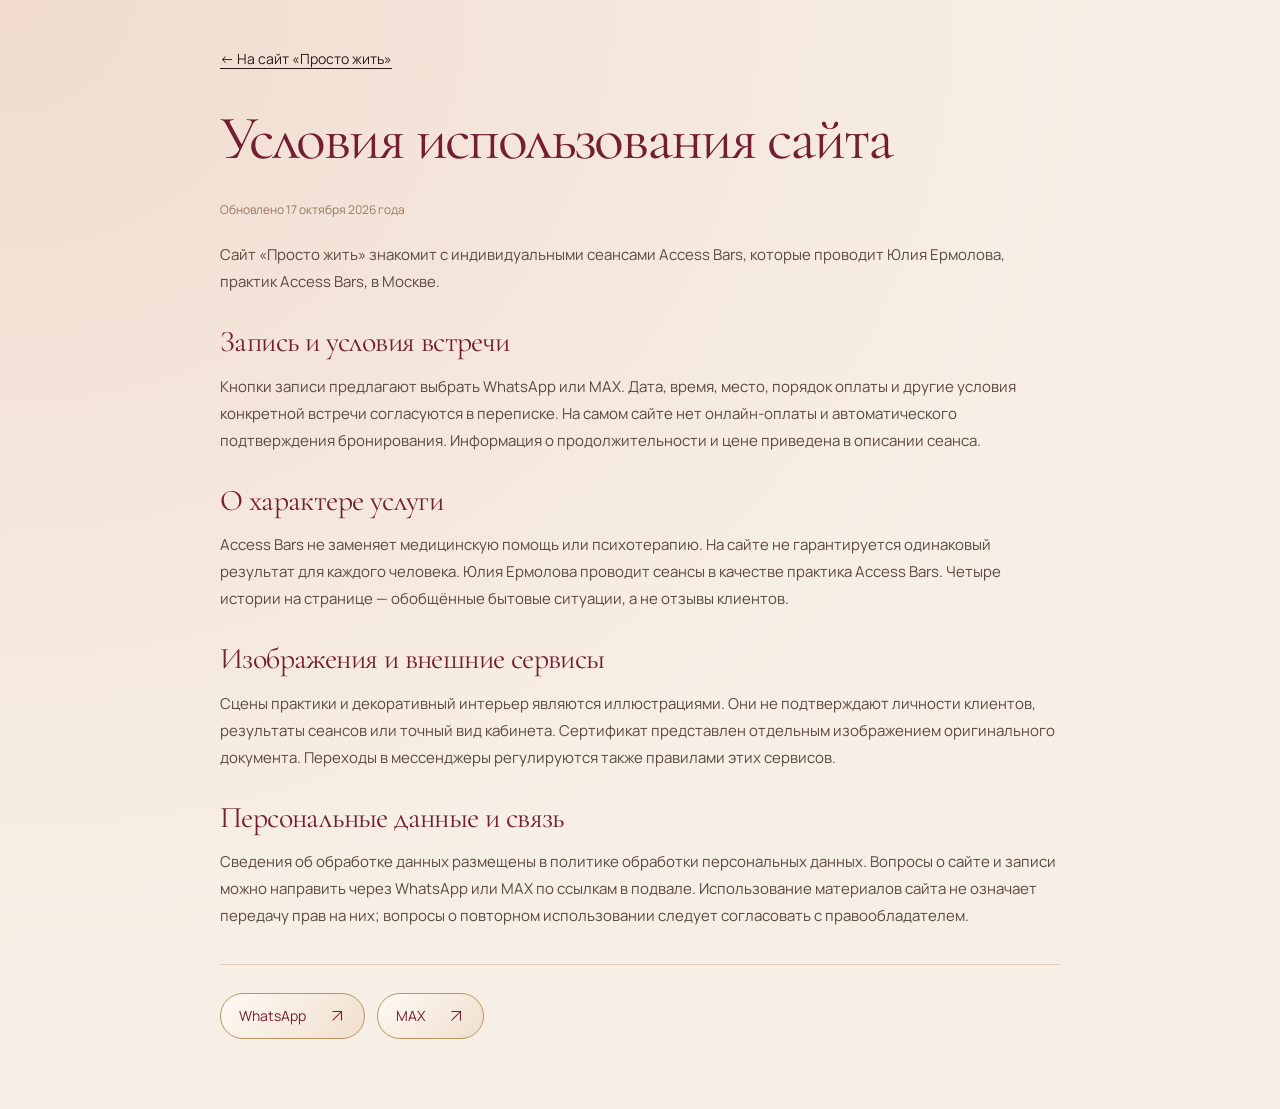
<file: terms.html>
<!doctype html><html lang="ru"><head><meta charset="utf-8"><meta name="viewport" content="width=device-width,initial-scale=1"><title>Условия использования сайта — Просто жить</title><link rel="stylesheet" href="styles.css"><link rel="canonical" href="https://xn--f1aeqadgiid4h.online/terms.html"></head><body class="legal-page"><main class="legal-page-content"><a class="legal-back" href="index.html">← На сайт «Просто жить»</a><h1>Условия использования сайта</h1><article class="legal-content"><p class="legal-date">Обновлено 17 октября 2026 года</p>
<p>Сайт «Просто жить» знакомит с индивидуальными сеансами Access Bars, которые проводит Юлия Ермолова, практик Access Bars, в Москве.</p>
<h3>Запись и условия встречи</h3>
<p>Кнопки записи предлагают выбрать WhatsApp или MAX. Дата, время, место, порядок оплаты и другие условия конкретной встречи согласуются в переписке. На самом сайте нет онлайн-оплаты и автоматического подтверждения бронирования. Информация о продолжительности и цене приведена в описании сеанса.</p>
<h3>О характере услуги</h3>
<p>Access Bars не заменяет медицинскую помощь или психотерапию. На сайте не гарантируется одинаковый результат для каждого человека. Юлия Ермолова проводит сеансы в качестве практика Access Bars. Четыре истории на странице — обобщённые бытовые ситуации, а не отзывы клиентов.</p>
<h3>Изображения и внешние сервисы</h3>
<p>Сцены практики и декоративный интерьер являются иллюстрациями. Они не подтверждают личности клиентов, результаты сеансов или точный вид кабинета. Сертификат представлен отдельным изображением оригинального документа. Переходы в мессенджеры регулируются также правилами этих сервисов.</p>
<h3>Персональные данные и связь</h3>
<p>Сведения об обработке данных размещены в политике обработки персональных данных. Вопросы о сайте и записи можно направить через WhatsApp или MAX по ссылкам в подвале. Использование материалов сайта не означает передачу прав на них; вопросы о повторном использовании следует согласовать с правообладателем.</p></article><div class="legal-page-contacts"><div class="messenger-links "><a class="messenger-link" data-contact="WHATSAPP_URL" href="https://wa.me/79951513253" target="_blank" rel="noopener noreferrer"><span>WhatsApp</span><svg class="outbound-icon" viewBox="0 0 24 24" width="18" height="18" fill="none" stroke="currentColor" stroke-width="1.4" aria-hidden="true"><path d="M6 18 18 6M6 6h12v12"/></svg></a><a class="messenger-link" data-contact="MAX_URL" href="https://max.ru/u/f9LHodD0cOL5aLSzYDBotzUH5e8lNNIxes0kPNpu0vthLGxybMEYItW7y1I" target="_blank" rel="noopener noreferrer"><span>MAX</span><svg class="outbound-icon" viewBox="0 0 24 24" width="18" height="18" fill="none" stroke="currentColor" stroke-width="1.4" aria-hidden="true"><path d="M6 18 18 6M6 6h12v12"/></svg></a></div></div></main></body></html>
</file>
<file: styles.css>
:root{--cream:#fcf6f0;--rose:#f4e5df;--burgundy:#751c22;--ink:#48413e;--blue:#648692;--gold:#d5b27c;--button:#ad7781}*{box-sizing:border-box}body{margin:0;background:var(--cream);color:var(--ink);font:17px/1.55 Arial,Helvetica,sans-serif}button,textarea{font:inherit}button{cursor:pointer}img{display:block;max-width:100%;height:auto}figure,p{margin:0}p+p{margin-top:17px}h1,h2,h3{font-family:Georgia,'Times New Roman',serif;font-weight:400;color:var(--burgundy);line-height:1.07;margin:0;text-wrap:pretty}h1{font-size:clamp(42px,4.7vw,72px);letter-spacing:-2.2px;margin:18px 0 24px}h1 span{display:block;font-size:.69em;letter-spacing:-1px;margin-top:10px}h2{font-size:clamp(34px,3.2vw,48px);letter-spacing:-1.2px;margin-bottom:28px}h3{font-size:27px}button:focus-visible,summary:focus-visible,textarea:focus-visible{outline:3px solid var(--blue);outline-offset:6px}.wrap{width:min(1280px,calc(100% - 100px));margin-inline:auto}.section{padding-block:78px}.ornament{position:relative;isolation:isolate;overflow:hidden;background:radial-gradient(ellipse at 10% 60%,#f4e2dc88,transparent 55%),var(--cream)}.ornament:after{content:'';position:absolute;z-index:-1;width:90%;height:75%;border:1px solid var(--gold);border-radius:50%;left:-48%;bottom:-35%;pointer-events:none;transform:rotate(14deg)}.hero{background:linear-gradient(110deg,#fbf3ec,#f5e8e2)}.hero-grid{display:grid;grid-template-columns:55% 45%;position:relative}.hero-copy{padding:30px 28px 65px 0;z-index:2}.brand{width:132px;margin-bottom:20px}.brand img{mix-blend-mode:multiply;width:100%}.eyebrow{font-size:14px;letter-spacing:.15px}.hero-copy p{max-width:660px}.hero-copy .lead{font-weight:500}.hero-copy .aside{font-style:italic;margin-top:16px}.hero-copy .facts{margin:28px 0 22px}.hero-photo{align-self:stretch;position:relative;margin-right:-50px}.hero-photo img{height:100%;width:100%;object-fit:cover;object-position:52% center;mask-image:linear-gradient(to right,transparent,#000 16%)}.hero-photo:after{content:'';position:absolute;right:0;bottom:0;width:170px;height:270px;background:url('assets/botanical-425.webp') center/cover;mask-image:linear-gradient(to right,transparent,#000)}.facts{font-size:16px;font-weight:600;color:var(--burgundy);padding:17px 0;border-top:1px solid #d5b27c66;border-bottom:1px solid #d5b27c66;line-height:1.7}.cta{background:var(--button);color:white;border:1px solid transparent;border-radius:6px;padding:17px 24px;min-height:56px;display:inline-flex;justify-content:center;align-items:center;gap:24px;line-height:1.3;text-align:center;transition:background .2s,transform .2s}.cta:hover{background:#925f6a;transform:translateY(-2px)}.cta span{font-size:24px}.booking-row{display:flex;gap:20px;align-items:center}.booking-note{font-size:14px;flex:1}.stories h2{text-align:center;max-width:1000px;margin:0 auto 14px}.center{text-align:center}.hint{margin-bottom:28px;color:#6f625c}.story-grid{display:grid;grid-template-columns:repeat(4,minmax(0,1fr));gap:16px;align-items:start}.story,.question{border:1px solid #ead9d0;border-radius:10px;background:linear-gradient(135deg,#f9eeea,#f2e0d9);overflow:hidden}.story{position:relative;background-image:linear-gradient(110deg,#f8eae3dd,#f9eeeadb),url('assets/botanical-425.webp');background-size:cover}.story:nth-child(even){background-position:right}.story summary,.question summary{cursor:pointer;list-style:none;padding:34px 25px 24px;display:flex;flex-direction:column;gap:20px}.story summary::-webkit-details-marker,.question summary::-webkit-details-marker{display:none}.story h3{font-size:29px;min-height:150px}.story summary p{font-size:16px;min-height:120px}.round{align-self:flex-end;width:33px;height:33px;display:grid;place-items:center;border:1px solid #9c6866;border-radius:50%;color:var(--burgundy);font-size:24px;line-height:1;transition:transform .2s}details[open] .round{transform:rotate(45deg)}.answer{padding:0 25px 28px;font-size:16px}.split{display:grid;grid-template-columns:1.1fr .9fr;gap:64px;align-items:center}.about{padding-top:40px}.about-photo{border-radius:8px;padding:10px;border:1px solid var(--gold);background:#f2dfd8;position:relative}.about-photo img{width:100%;min-height:470px;object-fit:cover;object-position:57%}.about:before{content:'';position:absolute;z-index:-1;left:-40px;bottom:30px;width:115px;height:300px;background:url('assets/branch-115.webp') center/contain no-repeat;mix-blend-mode:multiply;opacity:.6}.session{background:linear-gradient(110deg,#f5e4dd,#fcf6f0);padding-block:64px}.session .split{grid-template-columns:.85fr 1.15fr;gap:58px}.session-photo{border-radius:10px;overflow:hidden}.session-photo img{width:100%;max-height:660px;object-fit:cover;object-position:center}.service-title{font-size:30px;margin-bottom:24px;line-height:1.25}.condition{padding-left:20px;border-left:1px solid var(--gold)}.session .cta{margin-top:28px}.certificate{background:linear-gradient(125deg,#f5e3db,#fbf2ec);border-block:1px solid #ead9d0;padding-block:52px}.certificate-grid{display:grid;grid-template-columns:.85fr 1.15fr;align-items:center;gap:70px}.certificate h2{font-size:39px;max-width:400px}.certificate-button{background:none;border:0;padding:0;box-shadow:0 10px 30px #7b675b22;transform:rotate(2deg)}.certificate-button:hover{transform:rotate(0)}.certificate-button img{border-radius:4px}.faq h2{margin-bottom:28px}.faq-grid{display:grid;grid-template-columns:repeat(5,minmax(0,1fr));gap:12px;align-items:start}.question summary{padding:25px 20px;gap:18px;min-height:235px}.question h3{font-size:24px}.question summary:before{content:'· · ·';display:block;width:32px;border:1px solid var(--button);border-radius:7px;color:var(--burgundy);text-align:center;line-height:24px}.question .round{margin-top:auto}.question .answer{padding-inline:20px}.final{padding-block:48px 40px;background:#f5e6df}.final-grid{display:grid;grid-template-columns:1.15fr 1fr;align-items:center;gap:48px}.final h2{font-size:72px}.final .facts{margin:24px 0}.final .photo{border-radius:60% 10px 10px 10px;overflow:hidden}.final img{width:100%;min-height:300px;object-fit:cover}footer{padding-block:25px;text-align:right;font-size:14px}dialog{border:1px solid var(--gold);border-radius:12px;background:var(--cream);color:var(--ink);padding:40px;width:min(560px,calc(100% - 32px));max-height:calc(100dvh - 32px);overflow:auto}dialog::backdrop{background:#30212399;backdrop-filter:blur(5px)}dialog h2{font-size:34px;padding-right:20px}dialog label{display:block;margin-top:24px;font-size:14px}textarea{width:100%;resize:vertical;color:var(--ink);background:#fffaf6;border:1px solid #cfb5a5;padding:14px;border-radius:5px;margin:8px 0 20px}.close{position:absolute;right:12px;top:10px;border:0;background:transparent;color:var(--burgundy);font-size:30px;width:40px;height:40px}#copy-status{margin-top:16px;font-size:14px}#certificate-dialog{width:min(1100px,calc(100% - 24px));padding:52px 16px 16px}#certificate-dialog img{width:100%;height:auto}body:has(dialog[open]){overflow:hidden}
@media(min-width:1600px){.hero-photo{margin-right:-100px}.hero-photo img{mask-image:linear-gradient(to right,transparent,#000 15%,#000 88%,transparent)}}
@media(min-width:701px) and (max-width:1100px){.wrap{width:calc(100% - 64px)}.hero-grid{grid-template-columns:57% 43%}h1{font-size:49px}.hero-copy{padding-right:10px}.hero-photo{margin-right:-32px}.booking-row{display:block}.booking-note{margin-top:14px}.story-grid{grid-template-columns:repeat(2,minmax(0,1fr))}.story h3,.story summary p{min-height:0}.split{gap:32px;grid-template-columns:1fr 1fr}.session .split{gap:30px;grid-template-columns:1fr 1fr}.faq-grid{grid-template-columns:repeat(2,minmax(0,1fr))}.question:last-child{grid-column:1/-1}.question summary{min-height:180px}.certificate-grid{gap:32px}.certificate h2{font-size:32px}.about-photo img{min-height:450px}.final h2{font-size:52px}.final-grid{gap:25px}}
@media(max-width:700px){body{font-size:17px;line-height:1.6}.wrap{width:calc(100% - 40px)}.section{padding-block:52px}h1{font-size:43px;letter-spacing:-1.4px;margin-top:20px}h1 span{font-size:.72em;line-height:1.13}h2{font-size:36px;letter-spacing:-.8px;line-height:1.12}.hero-grid{display:flex;flex-direction:column}.hero-copy{padding:24px 0 0}.brand{width:105px;margin-bottom:18px}.eyebrow{font-size:13px}.hero-photo{margin:26px -20px 0;align-self:auto}.hero-photo img{mask-image:linear-gradient(to bottom,transparent,#000 8%,#000 94%,transparent);width:100%;height:auto}.hero-photo:after{width:80px;height:150px}.hero .facts{font-size:15px;margin-top:24px}.booking-row{display:block}.cta{width:100%;padding:17px 18px;gap:16px}.booking-note{margin-top:14px;max-width:260px}.story-grid,.faq-grid{grid-template-columns:1fr;gap:16px}.stories h2{text-align:left}.hint{text-align:left}.story summary{padding:30px 26px 24px}.story h3{min-height:0;font-size:29px;line-height:1.15}.story summary p{min-height:0}.split,.session .split,.certificate-grid,.final-grid{grid-template-columns:1fr;gap:32px}.about-photo img{min-height:0;height:auto}.about:before{opacity:.2}.session-photo{width:min(100%,430px);margin:auto}.session-photo img{height:auto;max-height:620px;object-fit:contain}.session h2{margin-top:0}.service-title{font-size:29px}.certificate h2{font-size:32px;max-width:100%;margin:0}.certificate-button{transform:none}.question summary{min-height:0;display:grid;grid-template-columns:1fr 33px;gap:14px;padding:24px}.question summary:before{display:none}.question h3{font-size:26px;line-height:1.17}.question .answer{padding:0 24px 24px}.final{padding-block:48px 30px}.final h2{font-size:51px}.final-grid{gap:32px}.final .photo{border-radius:8px}.final img{min-height:0}footer{text-align:left;font-size:14px}.ornament:after{width:150%;left:-90%}dialog{padding:36px 23px 24px}dialog h2{font-size:30px}}
@media(prefers-reduced-motion:reduce){*,*:before,*:after{transition:none!important;scroll-behavior:auto!important}}
/* Original brand symbol with a real HTML wordmark. */
.brand{display:flex;align-items:center;gap:12px;width:300px;max-width:100%}.brand img{width:80px;flex:none}.brand span{font-size:25px;font-weight:400;letter-spacing:1px;color:#436f7e;line-height:1.2}.hero-copy{position:relative}.hero-copy:before{content:'';position:absolute;z-index:-1;left:-80px;top:100px;bottom:0;width:65px;background:url('assets/branch-115.webp') center/contain no-repeat;mix-blend-mode:multiply;opacity:.65}.story{background-image:linear-gradient(110deg,#f8eae3b8,#f9eeeab8),url('assets/botanical-425.webp')}.stories{background:radial-gradient(ellipse at top left,#f8e9e2,transparent 65%),var(--cream)}
@media(max-width:700px){.brand{width:270px}.brand img{width:70px}.brand span{font-size:23px}.hero-copy:before{display:none}}

/* First screen, revised from the approved VK cards. These fonts are bundled. */
@font-face{font-family:'Cormorant Garamond';src:url('assets/fonts/cormorant-garamond.woff') format('woff');font-weight:300 700;font-style:normal;font-display:swap}
@font-face{font-family:Manrope;src:url('assets/fonts/manrope.woff') format('woff');font-weight:200 800;font-style:normal;font-display:swap}
.hero{background:radial-gradient(ellipse at 35% 25%,#fffdf9 0%,#fffaf6 30%,#f6e9e1 80%);font-family:Manrope,Arial,sans-serif;font-size:15px;line-height:1.65;isolation:isolate;padding:0;border:0}
.hero.ornament:after{display:none}
.hero .wrap{width:min(1220px,calc(100% - 160px))}
.hero-grid{display:grid;grid-template-columns:57% 43%;position:relative;min-height:820px}
.hero-copy{padding:30px 0 108px;position:relative;z-index:2}
.hero-copy:before{display:none}
.hero .brand{display:flex;align-items:center;gap:14px;width:auto;margin:0 0 17px}
.hero .brand img{width:87px;height:76px;object-fit:contain;mix-blend-mode:multiply}
.hero .brand span{font-family:Manrope,Arial,sans-serif;font-size:25px;font-weight:400;letter-spacing:1.1px;color:#436d7d}
.hero .eyebrow{font-family:Manrope,Arial,sans-serif;font-size:12px;line-height:1.6;letter-spacing:.2px;color:#51433e;margin:0 0 17px;max-width:660px}
.hero h1{font-family:'Cormorant Garamond',Georgia,serif;font-weight:400;font-size:82px;line-height:.92;letter-spacing:-3.4px;color:#721e23;margin:0 0 24px;text-wrap:initial}
.hero h1 .hero-title-line{display:block;font:inherit;letter-spacing:inherit;margin:0;white-space:nowrap}
.hero h1 .hero-subtitle{display:block;font-size:46px;font-weight:400;letter-spacing:-1.65px;line-height:1.05;margin-top:12px;white-space:nowrap}
.hero-body{max-width:610px;padding-right:4px;color:#51433e}
.hero-body p{font-size:15px;line-height:1.65;margin:0}
.hero-body p+p{margin-top:14px}
.hero-body .lead{font-weight:500}
.hero-body .aside{font-weight:400;font-style:normal;margin-top:14px;color:#76594d}
.hero .hero-facts{display:flex;align-items:center;justify-content:flex-start;gap:21px;max-width:620px;padding:0;margin:28px 0 27px;border:0;color:#62322f;font-size:13px;font-weight:400;line-height:1.5}
.hero-fact{display:flex;align-items:center;gap:10px;flex-shrink:0}
.hero-fact>svg{height:39px;width:39px;box-sizing:content-box;flex-shrink:0;padding:6px;border-radius:50%;background:radial-gradient(circle,#f3e1d9,#f1ded555);color:#803c37}
.hero-fact:first-child{flex-shrink:1;max-width:235px}
.hero-fact:first-child>span{font-size:0}
.hero-fact:first-child>span:before{content:'Москва';display:block;font-size:13px}
.hero-fact .fact-detail{display:block;max-width:130px;font-size:12px;color:#745b51}
.hero-fact:last-child{font-size:17px;font-weight:600;color:#7e2729}
.hero .fact-divider{display:none}
.hero .booking-row{display:flex;align-items:center;gap:21px;padding:0;max-width:620px}
.hero .cta{font-family:Manrope,Arial,sans-serif;position:relative;background:linear-gradient(165deg,#d9b1ad 0%,#bc858b 35%,#a66e77 70%,#ba8d8e 100%);box-shadow:inset 0 1px 0 #fff9,inset 0 -4px 14px #864b5930,0 0 0 3px #fff9,0 0 0 4px #c8a478,0 9px 22px #9e697b16;border:1px solid #f9ece3;border-radius:50px;color:#fffaf6;font-size:16px;font-weight:400;letter-spacing:.1px;padding:19px 24px 19px 26px;min-height:62px;gap:20px;white-space:nowrap}
.hero .cta:hover{background:linear-gradient(165deg,#d2a29e,#a56d78);transform:translateY(-2px)}
.hero .cta>span{font-size:28px;font-family:Arial,sans-serif;font-weight:300;line-height:1}
.hero .booking-note{font-size:12px;font-weight:400;color:#705950;line-height:1.55;margin:0;max-width:160px;flex:none}
.hero .hero-photo{position:absolute;inset:0 -100px 0 auto;width:57%;height:auto;margin:0;z-index:0;align-self:stretch;overflow:hidden}
.hero .hero-photo img{height:100%;width:100%;max-width:none;object-fit:cover;object-position:49% center;mask-image:linear-gradient(to right,transparent 0%,#000 20%,#000 100%);display:block}
.hero .hero-photo:after{display:none}
.hero-leaves{position:absolute;pointer-events:none;z-index:3;background:url('assets/botanical-425.webp') center/100% 100% no-repeat;mix-blend-mode:multiply;opacity:.85}
.hero-leaves-left{width:205px;height:520px;left:-105px;bottom:20px;transform:rotate(-10deg);mask-image:linear-gradient(to right,#000 50%,transparent 100%)}
.hero-leaves-right{width:170px;height:420px;right:-20px;bottom:15px;transform:rotate(180deg);mask-image:linear-gradient(to left,#000 35%,transparent 100%)}
.hero-arc{position:absolute;width:940px;height:1120px;left:-205px;top:-310px;border:1px solid #d6b178a8;border-radius:50%;transform:rotate(-28deg);z-index:1;pointer-events:none}
.hero-wave{position:absolute;bottom:-1px;left:0;width:100%;height:95px;z-index:4;pointer-events:none}
@media(min-width:1600px){.hero .hero-photo{right:-140px;width:61%}.hero .hero-photo img{mask-image:linear-gradient(to right,transparent,#000 18%,#000 94%,transparent)}.hero-leaves-left{width:240px;left:-60px}.hero-leaves-right{width:240px;right:0}.hero-grid{min-height:850px}}
@media(min-width:1001px) and (max-width:1200px){.hero .wrap{width:calc(100% - 100px)}.hero-grid{grid-template-columns:60% 40%;min-height:800px}.hero-copy{padding:30px 0 100px}.hero h1{font-size:65px;letter-spacing:-2.6px}.hero h1 .hero-subtitle{font-size:34px;letter-spacing:-1px}.hero .eyebrow{font-size:11px;max-width:440px}.hero-body{max-width:450px}.hero-body p{font-size:14px;line-height:1.6}.hero .hero-photo{right:-50px;width:57%;opacity:.95}.hero .hero-photo img{mask-image:linear-gradient(to right,transparent,#000 36%);object-position:52% center}.hero .hero-facts{gap:12px;flex-wrap:wrap;max-width:430px}.hero-fact>svg{width:30px;height:30px;padding:5px}.hero-fact{gap:7px}.hero .booking-row{display:block}.hero .booking-note{margin-top:17px;max-width:350px}.hero .cta{font-size:15px}.hero-leaves-left{left:-100px;width:160px;opacity:.65}.hero-leaves-right{right:-80px;opacity:.65}.hero .brand img{width:74px;height:67px}.hero .brand span{font-size:21px}}
@media(max-width:1000px){.hero{font-size:16px}.hero .wrap{width:calc(100% - 48px)}.hero-grid{display:grid;grid-template-columns:minmax(0,1fr);grid-template-areas:'brand' 'eyebrow' 'title' 'portrait' 'body' 'facts' 'booking';min-height:0;padding:23px 0 104px;gap:0}.hero-copy{display:contents;padding:0}.hero .brand{grid-area:brand;gap:12px;margin:0 0 15px;position:relative;z-index:5}.hero .brand img{width:66px;height:61px}.hero .brand span{font-size:21px;letter-spacing:1px}.hero .eyebrow{grid-area:eyebrow;font-size:10px;max-width:290px;margin:0 0 18px;z-index:2}.hero h1{grid-area:title;font-size:50px;line-height:.96;letter-spacing:-1.9px;margin:0 0 6px;z-index:2}.hero h1 .hero-title-line{white-space:normal}.hero h1 .hero-subtitle{font-size:32px;line-height:1.02;letter-spacing:-.8px;white-space:normal;margin-top:9px;max-width:340px}.hero .hero-photo{grid-area:portrait;position:relative;inset:auto;z-index:0;width:calc(100% + 48px);margin:0 -24px 14px;height:auto;aspect-ratio:1.12;overflow:visible;opacity:1}.hero .hero-photo img{width:100%;height:100%;object-fit:cover;object-position:center 40%;mask-image:linear-gradient(to bottom,transparent 0%,#000 10%,#000 89%,transparent 100%)}.hero-body{grid-area:body;position:relative;z-index:2;padding:0;max-width:100%;margin-top:0}.hero-body p{font-size:16px;line-height:1.65}.hero-body p+p{margin-top:16px}.hero-body .aside{font-size:15px;color:#76594d;margin-top:17px}.hero .hero-facts{grid-area:facts;z-index:2;flex-wrap:wrap;gap:15px 19px;font-size:13px;line-height:1.5;margin:25px 0 29px;padding:0;max-width:none}.hero-fact:first-child{max-width:100%;flex-basis:100%;flex-shrink:0}.hero-fact:first-child .fact-detail{max-width:250px;display:block;font-size:13px}.hero-fact>svg{width:28px;height:28px;padding:6px}.hero-fact:first-child>span:before{font-size:13px}.hero-fact:last-child{font-size:17px}.hero .booking-row{grid-area:booking;z-index:5;display:block;padding:0 3px;max-width:100%}.hero .cta{font-size:15px;padding:18px 15px;min-height:61px;width:100%;gap:16px;white-space:normal}.hero .booking-note{font-size:12px;text-align:center;max-width:none;line-height:1.5;margin:19px auto 0;flex:auto}.hero-leaves-left{width:120px;height:230px;left:-68px;top:150px;bottom:auto;z-index:1;opacity:.5;transform:rotate(-8deg)}.hero-leaves-right{width:110px;height:260px;right:-48px;bottom:60px;z-index:1;opacity:.4}.hero-arc{width:550px;height:720px;left:-290px;top:-220px;opacity:.6}.hero-wave{height:75px}}
@media(max-width:359px){.hero .wrap{width:calc(100% - 40px)}.hero h1{font-size:43px;letter-spacing:-1.5px}.hero h1 .hero-subtitle{font-size:28px}.hero .brand span{font-size:18px}.hero .brand img{width:57px;height:53px}.hero .hero-photo{width:calc(100% + 40px);margin-inline:-20px}.hero-body p{font-size:16px}.hero .hero-facts{gap:14px}.hero .cta{font-size:14px}}
/* Soften the outer edges of the original botanical fragments. */
.hero-leaves-left{mask-image:radial-gradient(ellipse at 8% 62%,#000 18%,#0009 43%,transparent 74%)}
.hero-leaves-right{mask-image:radial-gradient(ellipse at 48% 50%,#000 8%,#000b 34%,transparent 72%)}
@media(max-width:1000px){.hero-leaves-left{opacity:.38;mask-image:radial-gradient(ellipse at 5% 56%,#000 10%,transparent 70%)}.hero-leaves-right{opacity:.3;mask-image:radial-gradient(ellipse at 48% 50%,#000 5%,transparent 70%)}}

/* Keep the portrait in its own responsive column, at its natural aspect ratio. */
@media(min-width:1001px){
 .hero .wrap{width:min(1280px,calc(100% - 96px))}
 .hero-grid{grid-template-columns:minmax(0,1.13fr) minmax(0,1fr);column-gap:30px;min-height:0;align-items:center}
 .hero-copy{min-width:0;padding:30px 0 110px}
 .hero h1{font-size:clamp(58px,5.5vw,82px);letter-spacing:-.035em}
 .hero h1 .hero-title-line{white-space:normal}
 .hero h1 .hero-subtitle{font-size:clamp(33px,3.1vw,46px);white-space:normal;letter-spacing:-.03em}
 .hero-body{max-width:100%;padding-right:0}
 .hero .eyebrow{max-width:100%}
 .hero .hero-photo{position:relative;inset:auto;grid-column:2;grid-row:1;width:100%;height:auto;aspect-ratio:678/682;margin:0 0 60px;align-self:center;min-width:0;overflow:visible;opacity:1}
 .hero .hero-photo img{display:block;width:100%;height:auto;max-width:100%;object-fit:contain;object-position:center;mask-image:linear-gradient(to right,transparent,#000 10%,#000 96%,transparent)}
 .hero .hero-facts{gap:14px;flex-wrap:wrap;max-width:100%}
 .hero .booking-row{max-width:100%;flex-wrap:wrap;gap:17px}
 .hero .booking-note{max-width:180px}
}
@media(min-width:701px) and (max-width:1000px){
 .hero .wrap{width:min(680px,calc(100% - 80px))}
 .hero h1{font-size:70px}
 .hero h1 .hero-subtitle{font-size:42px;max-width:600px}
 .hero .hero-photo{width:100%;max-width:580px;justify-self:center;margin:10px 0 24px;aspect-ratio:678/682}
 .hero .hero-photo img{object-fit:contain;height:auto;mask-image:linear-gradient(to bottom,transparent,#000 7%,#000 94%,transparent)}
 .hero .hero-facts{flex-wrap:nowrap;gap:25px}
 .hero-fact:first-child{flex-basis:auto;max-width:270px}
 .hero .booking-row{width:100%;max-width:470px}
 .hero .eyebrow{font-size:12px;max-width:none}
}
@media(max-width:1000px){.hero .hero-photo{aspect-ratio:678/682}.hero .hero-photo img{height:auto;object-fit:contain}}
@media(min-width:1001px){
 .hero .hero-photo{z-index:2}
 .hero .hero-photo img{mask-image:linear-gradient(to right,transparent,#000 10%,#000 96%,transparent),linear-gradient(to bottom,transparent,#000 7%,#000 92%,transparent);mask-composite:intersect}
}

/* The rest of the page follows the approved first screen. */
body{font-family:Manrope,Arial,sans-serif;color:#51433e}
h2,h3{font-family:'Cormorant Garamond',Georgia,serif;font-weight:400}
h2{font-size:clamp(44px,4.2vw,64px);line-height:1.02;letter-spacing:-.035em;margin-bottom:27px;text-wrap:pretty}
h3{letter-spacing:-.025em;line-height:1.08}
main>section:not(.hero){position:relative;isolation:isolate;overflow:hidden}
main>section:not(.hero) .wrap{width:min(1280px,calc(100% - 96px));position:relative;z-index:2}
main>section:not(.hero) .split>*{min-width:0}
main>section:not(.hero) p{font-size:16px;line-height:1.7}
.section{padding-block:84px}
.section-leaves{position:absolute;width:220px;height:440px;background:url('assets/botanical-425.webp') center/100% 100% no-repeat;mix-blend-mode:multiply;pointer-events:none;z-index:0;opacity:.55;mask-image:radial-gradient(ellipse at 45% 50%,#000 12%,transparent 72%)}
.section-leaves-left{left:-115px;bottom:0;transform:rotate(-12deg)}
.section-leaves-right{right:-115px;top:15px;transform:rotate(175deg)}
.section-wave{position:absolute;bottom:-1px;left:0;z-index:3;width:100%;height:80px;pointer-events:none}
main>section:not(.hero).ornament:after{width:900px;height:850px;left:-600px;bottom:-520px;border-color:#d5ad7690;z-index:0}
.cta{font-family:Manrope,Arial,sans-serif;position:relative;background:linear-gradient(165deg,#d9b1ad 0%,#bc858b 35%,#a66e77 70%,#ba8d8e 100%);box-shadow:inset 0 1px 0 #fff9,inset 0 -4px 14px #864b5930,0 0 0 3px #fff9,0 0 0 4px #c8a478,0 9px 22px #9e697b16;border:1px solid #f9ece3;border-radius:50px;color:#fffaf6;font-size:16px;font-weight:400;letter-spacing:.1px;padding:19px 24px 19px 26px;min-height:62px;gap:20px;line-height:1.3}
.cta:hover{background:linear-gradient(165deg,#d2a29e,#a56d78);transform:translateY(-2px)}
.cta>span{font-size:28px;font-family:Arial,sans-serif;font-weight:300;line-height:1}
.stories{padding-top:40px;padding-bottom:76px;background:radial-gradient(ellipse at 20% 50%,#f4dfd750,transparent 60%),var(--cream)}
.stories h2{max-width:1050px;font-size:clamp(43px,3.65vw,56px)}
main>section.stories .hint{font-size:15px;margin-bottom:38px;color:#7c6358}
.story-grid{gap:20px}
.story,.question{position:relative;background:linear-gradient(140deg,#fff9f5,#f4e1d9);border:1px solid #eddbd1;border-radius:9px;box-shadow:inset 0 0 0 5px #fffbf740,0 8px 22px #b58c7b08;isolation:isolate}
.story{background-image:none}
.story:before,.story:after{content:'';position:absolute;pointer-events:none;width:155px;height:190px;background:url('assets/botanical-425.webp') center/100% 100% no-repeat;mix-blend-mode:multiply;z-index:-1;mask-image:radial-gradient(ellipse,#000 15%,transparent 72%)}
.story:before{left:-65px;bottom:-25px;opacity:.7}
.story:after{right:-65px;top:-40px;transform:rotate(180deg);opacity:.45}
.story:nth-child(even):before{left:auto;right:-60px;transform:rotate(-50deg)}
.story summary{padding:32px 27px 24px;gap:20px;min-height:480px}
.story h3{font-size:35px;line-height:1.06;min-height:185px}
main>section .story summary p{font-size:15px;min-height:0;line-height:1.65}
.story summary .round{margin-top:auto}
.round{border-color:#ad7a71;color:#8c4b47;background:#fff9f440;width:34px;height:34px;font-weight:300;flex-shrink:0}
.answer{font-size:15px;padding-inline:27px;padding-bottom:28px}
.story .answer{border-top:1px solid #dec1ad66;padding-top:24px;margin:0 15px;padding-inline:12px}
main>section .answer p{font-size:15px;line-height:1.7}
.split{grid-template-columns:minmax(0,1.05fr) minmax(0,1fr);gap:70px;align-items:center}
.about{padding-top:64px;padding-bottom:92px;background:radial-gradient(ellipse at 72% 62%,#f0d9cf66,transparent 55%),var(--cream)}
.about:before{display:none}
.about h2{max-width:600px}
.about p+p{margin-top:16px}
.about-photo{border-radius:6px;padding:0;border:1px solid #d3af83;background:#f7e7df;overflow:hidden;box-shadow:0 10px 40px #9d7b6515;position:relative}
.about-photo img{width:100%;height:auto;min-height:0;object-fit:contain;object-position:center}
.about-photo figcaption{position:relative;text-align:center;padding:24px 35px 28px;font-size:13px;font-weight:400;color:#6e524a;background:radial-gradient(ellipse at 30% 0,#fffdf9,#f4e2d8);border-top:1px solid #dcc1a8}
.about-photo figcaption span{display:block;font-family:'Cormorant Garamond',Georgia,serif;font-size:41px;font-weight:400;color:#426777;letter-spacing:-.025em;line-height:1.1;margin-bottom:7px}
.about-photo figcaption:before,.about-photo figcaption:after{content:'';position:absolute;top:15px;width:68px;height:100px;background:url('assets/botanical-425.webp') center/cover;mask-image:radial-gradient(ellipse,#0004,transparent 70%);pointer-events:none}
.about-photo figcaption:before{left:-15px}.about-photo figcaption:after{right:-15px;transform:rotate(180deg)}
.session{background:radial-gradient(ellipse at 4% 40%,#f1d9ce70,transparent 55%),linear-gradient(115deg,#fffaf5,#f7e9e1);padding:64px 0 120px}
.session .split{grid-template-columns:minmax(0,.9fr) minmax(0,1.1fr);gap:75px}
.session-photo{width:min(100%,390px);height:auto;margin:auto;border-radius:110px 8px 110px 8px;overflow:hidden;border:1px solid #d8bc9f;box-shadow:0 12px 35px #9d7b6512}
.session-photo img{width:100%;height:auto;max-height:none;object-fit:contain;object-position:center}
.session h2{max-width:650px;font-size:clamp(43px,3.8vw,58px);margin-bottom:32px}
.service-title{font-size:37px;line-height:1.13;margin:0 0 27px;padding-bottom:23px;border-bottom:1px solid #cda77b99}
.condition{padding-left:22px;border-left:1px solid #cda77ba0}
.session .cta{margin:33px 5px 5px}
.certificate{padding-block:62px;background:radial-gradient(ellipse at 80% 40%,#fffcf8,#f3dfd5);border:0}
.certificate-grid{grid-template-columns:minmax(0,.8fr) minmax(0,1.2fr);gap:80px;align-items:center}
.certificate h2{font-size:clamp(43px,3.8vw,58px);max-width:450px}
.certificate-button{width:100%;padding:12px;border:1px solid #cda77b9c;background:#fffcf6;box-shadow:0 12px 30px #7c625525;transform:rotate(1.5deg);transition:transform .25s}
.certificate-button img{width:100%;height:auto;border-radius:0}
.certificate-button:hover{transform:rotate(0)}
.faq{padding:80px 0 90px;background:radial-gradient(ellipse at 15% 70%,#f7e9e4,transparent 55%),var(--cream)}
.faq h2{margin-bottom:34px}
.faq-grid{gap:16px}
.question summary{padding:25px 22px 20px;gap:18px;min-height:255px}
.question h3{font-size:30px;line-height:1.05}
.question summary:before{color:#8d4b45;border-color:#b88c7c;background:#fff8f1;border-radius:8px;width:32px;line-height:24px}
.question .answer{padding-inline:22px;font-size:14px}
main>section .question .answer p{font-size:14px;line-height:1.7}
.question:after{content:'';position:absolute;width:100px;height:145px;right:-35px;bottom:-40px;z-index:-1;opacity:.2;background:url('assets/botanical-425.webp') center/cover;mask-image:radial-gradient(ellipse,#000 5%,transparent 75%)}
.final{background:radial-gradient(ellipse at 40% 0,#fffaf6,#f3ded3);padding:55px 0 120px}
.final-grid{grid-template-columns:minmax(0,1.08fr) minmax(0,1fr);gap:60px}
.final h2{font-size:clamp(68px,6.5vw,98px);line-height:1;margin-bottom:23px;letter-spacing:-.045em}
.final .closing-copy>img{width:78px;height:auto;mix-blend-mode:multiply;margin:0 0 16px}
.final .facts{font-family:Manrope,Arial,sans-serif;font-size:16px;font-weight:500;color:#754742;border:0;padding:20px 0;margin:10px 0 19px;line-height:1.6}
.final .photo{border-radius:0;overflow:visible}
.final .photo img{width:100%;height:auto;min-height:0;object-fit:contain;mask-image:linear-gradient(to right,transparent,#000 8%,#000 96%,transparent),linear-gradient(to bottom,transparent,#000 5%,#000 94%,transparent);mask-composite:intersect}
.final .cta{margin:5px}
footer{font-family:Manrope,Arial,sans-serif;color:#82685c;font-size:13px;padding-block:22px}
dialog{font-family:Manrope,Arial,sans-serif;background:radial-gradient(ellipse at 20% 10%,#fffdf9,#f7e8de);border-radius:12px;border-color:#cda77b}
dialog h2{font-family:'Cormorant Garamond',Georgia,serif;font-size:43px;line-height:1.05;letter-spacing:-.03em}
dialog p{font-size:15px;line-height:1.7}
#booking-dialog .cta{font-size:14px;padding-inline:20px}
@media(min-width:701px) and (max-width:1200px){
 .story-grid{grid-template-columns:repeat(2,minmax(0,1fr));gap:22px}
 .story summary{min-height:360px;padding:30px}
 .story h3{min-height:110px;font-size:37px}
 .split{gap:40px}
 .session .split{gap:44px}
 .faq-grid{grid-template-columns:repeat(2,minmax(0,1fr));gap:20px}
 .question:last-child{grid-column:1/-1}
 .question summary{min-height:185px}
 .question h3{font-size:33px}
 main>section .question .answer p{font-size:15px}
 .certificate-grid{gap:45px}
 .final-grid{gap:35px}
 .final h2{font-size:70px}
}
@media(min-width:701px) and (max-width:1000px){
 main>section:not(.hero) .wrap{width:min(680px,calc(100% - 80px))}
 .split,.session .split,.certificate-grid,.final-grid{grid-template-columns:minmax(0,1fr);gap:40px}
 .about-photo{width:100%;max-width:580px;justify-self:center}
 .session-photo{max-width:360px}
 .session h2{font-size:54px}
 .certificate h2{max-width:100%;margin:0}
 .certificate-button{max-width:600px;justify-self:center;transform:none}
 .final .photo{max-width:580px;justify-self:center}
}
@media(max-width:700px){
 main>section:not(.hero) .wrap{width:calc(100% - 48px)}
 .section{padding-block:55px}
 main>section:not(.hero) p{font-size:16px;line-height:1.7}
 h2{font-size:43px;line-height:1.03;letter-spacing:-.035em}
 .section-leaves{width:130px;height:270px;opacity:.35}
 .section-leaves-left{left:-85px}.section-leaves-right{right:-85px}
 .section-wave{height:65px}
 .stories{padding-top:30px;padding-bottom:54px}
 .stories h2{font-size:43px;text-align:left}
 main>section.stories .hint{font-size:14px;margin-bottom:28px}
 .story-grid,.faq-grid{grid-template-columns:minmax(0,1fr);gap:18px}
 .story summary{padding:28px 26px 23px;min-height:0;gap:21px}
 .story h3{font-size:35px;min-height:0;line-height:1.07}
 main>section .story summary p{font-size:16px;line-height:1.65}
 .story .answer{padding-top:23px;padding-bottom:26px}
 main>section .answer p{font-size:16px}
 .split,.session .split,.certificate-grid,.final-grid{grid-template-columns:minmax(0,1fr);gap:34px}
 .about{padding-top:35px;padding-bottom:58px}
 .about-photo img{height:auto;min-height:0;object-fit:contain}
 .about-photo figcaption{padding:20px 22px 25px}
 .about-photo figcaption span{font-size:35px}
 .session{padding-top:50px;padding-bottom:110px}
 .session-photo{max-width:340px;border-radius:85px 7px 85px 7px}
 .session-photo img{height:auto;max-height:none}
 .session h2{font-size:43px}
 .service-title{font-size:34px;line-height:1.1;margin-bottom:24px}
 .condition{padding-left:18px}
 .cta{font-size:15px;width:100%;padding:18px 16px;min-height:61px;gap:17px}
 .session .cta{width:calc(100% - 10px);margin-inline:5px}
 .certificate{padding-block:50px}
 .certificate-grid{gap:26px}
 .certificate h2{font-size:41px;max-width:100%;margin:0}
 .certificate-button{transform:none;padding:8px}
 .faq{padding-block:55px}
 .faq h2{margin-bottom:27px}
 .question summary{display:grid;grid-template-columns:1fr 34px;gap:16px;min-height:0;padding:24px}
 .question h3{font-size:31px;line-height:1.08}
 .question summary:before{display:none}
 .question .round{margin-top:0;align-self:center}
 .question .answer{padding:0 24px 26px}
 main>section .question .answer p{font-size:16px}
 .final{padding-top:45px;padding-bottom:95px}
 .final h2{font-size:65px;margin-bottom:20px}
 .final .closing-copy>img{width:65px;margin-bottom:14px}
 .final .facts{font-size:15px;padding:13px 0}
 .final .cta{width:calc(100% - 10px);margin:5px}
 .final .photo img{min-height:0;height:auto}
 footer{font-size:13px;text-align:left;padding-block:20px}
 dialog h2{font-size:37px}
}
@media(max-width:359px){
 main>section:not(.hero) .wrap{width:calc(100% - 40px)}
 h2,.stories h2,.session h2{font-size:38px}
 .story h3{font-size:32px}
 .story summary{padding-inline:23px}
 .certificate h2{font-size:36px}
 .final h2{font-size:57px}
}

/* Added editorial blocks and the "permission" quiz. */
.section-label{color:#8d5c54;font-size:12px!important;letter-spacing:.14em;text-transform:uppercase;margin:0 0 13px;font-weight:600}
.added-section{position:relative;overflow:hidden;padding:82px 0;background:#fffaf5}
.added-section .wrap{width:min(1120px,calc(100% - 96px));margin:auto}
.added-pains{background:radial-gradient(ellipse at 80% 10%,#f0d8d0,transparent 54%),#fbf3ed}
.added-pains h2{max-width:800px}.pain-list{display:grid;grid-template-columns:repeat(2,minmax(0,1fr));gap:15px 20px;margin-top:34px}.pain-list p{margin:0;padding:24px 25px;background:#fffaf6;border:1px solid #ead6ca;border-radius:14px;line-height:1.65;box-shadow:0 9px 22px #9d7b6510}.added-closing{font-family:'Cormorant Garamond',Georgia,serif;font-size:34px!important;line-height:1.1!important;color:#74443e;margin:34px 0 0}.added-steps{background:radial-gradient(ellipse at 15% 70%,#e5f0ed,transparent 55%),#fdf8f3}.steps-list{list-style:none;padding:0;margin:35px 0 0;counter-reset:steps;display:grid;grid-template-columns:repeat(2,minmax(0,1fr));gap:22px}.steps-list li{counter-increment:steps;padding:27px 25px 27px 83px;position:relative;background:#fffdf9;border:1px solid #d7b88d;border-radius:9px;min-height:175px}.steps-list li:before{content:counter(steps,decimal-leading-zero);position:absolute;left:23px;top:25px;color:#a7786d;font-family:'Cormorant Garamond',Georgia,serif;font-size:30px}.steps-list strong{display:block;font-family:'Cormorant Garamond',Georgia,serif;font-size:30px;font-weight:400;line-height:1.06;color:#503d38;margin-bottom:12px}.steps-list span{font-size:15px;line-height:1.65}.added-bonus{background:linear-gradient(135deg,#f4e5dc,#eaf1ee);padding-bottom:96px}.added-intro{max-width:650px;font-size:18px!important;line-height:1.6!important;margin:-7px 0 33px}.qz{--gold:#c9a961;--teal:#8fb3b0;--card:#20252b;--bg:#15181c;--text:#ece7dd;--muted:#9aa0a6;max-width:760px;margin:0 auto;border:1px solid #c9a96155;border-radius:16px;background:var(--card);padding:54px 50px;color:var(--text);font-family:Manrope,Arial,sans-serif}.qz *{box-sizing:border-box}.qz-bar{height:3px;background:#ffffff18;border-radius:2px;margin-bottom:40px;overflow:hidden}.qz-fill{height:100%;width:0;background:linear-gradient(90deg,var(--gold),var(--teal));transition:width .5s ease}.qz-step{display:none;animation:qzfade .5s ease}.qz-step.active,.qz-form.active,.qz-done.active{display:block}@keyframes qzfade{from{opacity:0;transform:translateY(14px)}to{opacity:1;transform:none}}.qz h3{font-family:'Cormorant Garamond',Georgia,serif;font-weight:500;font-size:34px;line-height:1.18;color:var(--text);margin:0 0 28px;max-width:24ch}.qz h3 small{display:block;font:14px Manrope,Arial,sans-serif;color:var(--muted);margin-top:9px}.qz-opts{display:flex;flex-direction:column;gap:12px}.qz-opt,.qz-deliv-opt{padding:18px 22px;border:1px solid #ffffff2e;border-radius:10px;cursor:pointer;transition:.25s;font:15px Manrope,Arial,sans-serif;color:var(--text);background:transparent;text-align:left}.qz-opt:hover,.qz-opt.sel,.qz-deliv-opt.sel{border-color:var(--gold);background:#c9a9611f}.qz-form,.qz-done{display:none}.qz-form label{display:block;font-size:13px;letter-spacing:.08em;text-transform:uppercase;color:var(--muted);margin:0 0 20px}.qz-form input{display:block;width:100%;padding:16px 18px;margin-top:10px;background:var(--bg);border:1px solid #ffffff38;border-radius:10px;color:var(--text);font:16px Manrope,Arial,sans-serif}.qz-form>p{font-size:13px!important;letter-spacing:.08em;text-transform:uppercase;color:var(--muted);margin:0 0 10px}.qz-deliv{display:flex;gap:12px;margin-bottom:24px}.qz-deliv-opt{flex:1;text-align:center}.qz-btn{display:inline-flex;align-items:center;justify-content:center;width:100%;padding:17px 28px;border-radius:60px;background:var(--gold);color:#15181c;border:0;font:600 15px Manrope,Arial,sans-serif;cursor:pointer}.qz-done{text-align:center}.qz-done h3{margin-inline:auto;max-width:none}.qz-done p{color:var(--muted);margin:0 auto 18px;max-width:42ch;font-size:15px!important;line-height:1.65}.qz-cert{display:block;max-width:420px;width:100%;margin:26px auto;border-radius:8px;box-shadow:0 20px 60px #0008}.qz-booking{max-width:340px}
@media(max-width:700px){.added-section{padding:56px 0}.added-section .wrap{width:calc(100% - 48px)}.pain-list,.steps-list{grid-template-columns:1fr;gap:15px}.pain-list p{padding:20px}.added-closing{font-size:30px!important}.steps-list li{min-height:0;padding:24px 20px 24px 72px}.steps-list li:before{left:20px}.steps-list strong{font-size:29px}.qz{padding:34px 22px}.qz h3{font-size:30px}.qz-deliv{flex-direction:column}.qz-opt,.qz-deliv-opt{padding:16px}.added-intro{font-size:16px!important}}
.hero-quiz-link{display:inline-flex;align-items:center;gap:9px;margin:15px 0 0 8px;color:#795b52;font-size:13px;text-decoration:none;border-bottom:1px solid #b69383;padding-bottom:3px}.hero-quiz-link span{font-size:18px}.added-about{background:radial-gradient(ellipse at 90% 0,#f1ded4,transparent 55%),#fffaf5}.added-about p{font-size:16px;line-height:1.7}.added-about p+p{margin-top:16px}.added-about blockquote{margin:28px 0;padding:22px 25px;border-left:2px solid #b98c76;background:#f7e8df;color:#734a44;font-family:'Cormorant Garamond',Georgia,serif;font-size:28px;line-height:1.14}.added-certificate{align-self:center;margin:0;text-align:center;padding:10px;background:#fffdf9;border:1px solid #cfaf88;box-shadow:0 13px 36px #7c625522;transform:rotate(1deg)}.added-certificate img{display:block;width:100%;height:auto}.added-certificate p{font-family:'Cormorant Garamond',Georgia,serif;font-size:28px!important;color:#754842;margin:15px 8px!important}.final-added-copy{max-width:620px;font-size:16px!important;line-height:1.7!important;margin:0 0 23px}.final .section-label{margin-bottom:12px}@media(max-width:700px){.added-about blockquote{font-size:25px}.hero-quiz-link{margin-left:auto;margin-right:auto;justify-content:center}.added-certificate{transform:none}.final-added-copy{font-size:15px!important}}
.hero .hero-quiz-cta{margin:13px 0 0;display:inline-flex;text-decoration:none;justify-content:center}.hero .booking-row{flex-wrap:wrap;align-items:center}.hero .booking-row .booking-note{flex-basis:100%;max-width:100%;margin-top:6px}@media(max-width:1000px){.hero .hero-quiz-cta{width:100%;margin-top:14px}.hero .booking-row .booking-note{margin-top:17px}}
.hero .hero-body .hero-emphasis{font-weight:700;color:#5b403a}
.added-gallery{padding:0 0 84px;background:radial-gradient(ellipse at 10% 30%,#f0dfd6,transparent 58%),#fdf8f3}.portrait-gallery{display:grid;grid-template-columns:1.25fr .875fr .875fr;gap:18px;align-items:stretch}.portrait-gallery figure{margin:0;overflow:hidden;border:1px solid #d4b58d;background:#fffdf9;box-shadow:0 10px 28px #80625216;min-height:340px}.portrait-gallery img{display:block;width:100%;height:100%;object-fit:cover;object-position:center}.portrait-gallery-wide img{object-position:center 35%}.portrait-gallery figure:nth-child(2) img{object-position:center 22%}.portrait-gallery figure:nth-child(3) img{object-position:center 18%}@media(max-width:700px){.added-gallery{padding-bottom:55px}.portrait-gallery{grid-template-columns:repeat(2,minmax(0,1fr));gap:12px}.portrait-gallery figure{min-height:220px}.portrait-gallery-wide{grid-column:1/-1;min-height:260px!important}.portrait-gallery-wide img{object-position:center 30%}}
.final .closing-copy>img{height:auto;min-height:0;object-fit:contain}
.about h2,.certificate h2{text-wrap:balance}
.session h2>span{display:block;text-wrap:balance}

/* Footer, contact choices and readable legal documents. */
.site-footer{padding:52px 0 24px;background:linear-gradient(140deg,#f2ded4,#fbf2eb);border-top:1px solid #d6b5966b;text-align:left;color:#74594c}
.site-footer .wrap{width:min(1280px,calc(100% - 96px))}
.footer-grid{display:grid;grid-template-columns:1.1fr .8fr 1fr;gap:55px;padding-bottom:37px}
.footer-brand{display:inline-block;font:400 21px/1.3 Manrope,Arial,sans-serif;letter-spacing:1.5px;color:#426b7a;text-decoration:none;margin-bottom:17px}
.site-footer p{font-size:13px;line-height:1.7;margin:0}
.site-footer p+p{margin-top:6px}
.footer-status{color:#8e6e5c}
.site-footer h2{font:400 29px/1.1 'Cormorant Garamond',Georgia,serif;letter-spacing:-.02em;margin:0 0 18px}
.messenger-links{display:flex;flex-wrap:wrap;gap:12px}
.messenger-link{display:inline-flex;align-items:center;justify-content:space-between;gap:22px;padding:13px 18px;border-radius:28px;border:1px solid #bc9780;background:#fff9f1aa;color:#75433c;text-decoration:none;font-size:14px;line-height:1.3;transition:background .2s,transform .2s}
.messenger-link:hover{background:#f0d9cf;transform:translateY(-1px)}
.messenger-link:focus-visible,.site-footer a:focus-visible,.legal-content a:focus-visible,.booking-privacy a:focus-visible{outline:3px solid var(--blue);outline-offset:5px}
.messenger-link[hidden]{display:none}

.footer-documents{display:flex;flex-direction:column;align-items:flex-start;gap:13px}
.footer-documents h2{margin-bottom:5px}
.footer-documents>a{font-size:13px;line-height:1.7;color:#765748;text-decoration-color:#c5a28a;text-underline-offset:4px;overflow-wrap:anywhere}
.footer-bottom{display:flex;justify-content:space-between;align-items:start;gap:30px;padding-top:23px;border-top:1px solid #d6b59680}
.footer-bottom p:last-child{max-width:450px;margin:0}
.booking-contacts{margin:23px 0 20px;display:grid;grid-template-columns:1fr 1fr}
.booking-contacts .messenger-link{padding:17px 20px;font-size:16px}
#booking-dialog .booking-privacy{font-size:12px;line-height:1.7;color:#886c5e}
.booking-privacy a,.legal-content a{color:#70423b;text-underline-offset:3px;overflow-wrap:anywhere}
.legal-dialog{width:min(860px,calc(100% - 32px));padding:46px 42px 35px;overscroll-behavior:contain}
.legal-dialog h2{font-size:44px;line-height:1.06;padding-right:15px}
.legal-content h3{font:400 30px/1.15 'Cormorant Garamond',Georgia,serif;color:var(--burgundy);margin:30px 0 13px;letter-spacing:-.02em}
.legal-content p{font-family:Manrope,Arial,sans-serif;font-size:15px;line-height:1.8;color:#5c493f;margin:0}
.legal-content p+p{margin-top:15px}
.legal-content .legal-date{font-size:12px;color:#977962;margin:0 0 20px}
.legal-page{background:radial-gradient(ellipse at 0 0,#f1dbcf,transparent 60%),var(--cream);min-height:100vh}
.legal-page-content{width:min(840px,calc(100% - 48px));padding:45px 0 70px;margin:0 auto}
.legal-page h1{font:400 clamp(42px,5vw,62px)/1.05 'Cormorant Garamond',Georgia,serif;letter-spacing:-.035em;margin:35px 0 28px}
.legal-back{font-size:14px;color:#6e5145;text-underline-offset:4px}
.legal-page-contacts{margin-top:35px;padding-top:28px;border-top:1px solid #cda77b70}
@media(min-width:701px) and (max-width:1000px){.footer-grid{grid-template-columns:1fr 1fr;gap:35px}.footer-documents{grid-column:1/-1}.site-footer .wrap{width:calc(100% - 80px)}}
@media(max-width:700px){
 .site-footer{padding:40px 0 24px}
 .site-footer .wrap{width:calc(100% - 48px)}
 .footer-grid{grid-template-columns:minmax(0,1fr);gap:32px;padding-bottom:30px}
 .footer-brand{font-size:21px;margin-bottom:15px}
 .site-footer h2{font-size:31px}
 .site-footer p,.footer-documents>a{font-size:13px}
 .footer-bottom{flex-direction:column;gap:12px;padding-top:22px}
 .footer-bottom p:last-child{max-width:none}
 .booking-contacts{grid-template-columns:minmax(0,1fr);gap:13px}
 .booking-contacts .messenger-link{font-size:16px;padding:16px 19px}
 .legal-dialog{padding:43px 24px 28px;max-height:calc(100dvh - 24px)}
 .legal-dialog h2{font-size:37px}
 .legal-content h3{font-size:29px}
 .legal-content p{font-size:15px;line-height:1.8}
 .legal-page-content{padding-top:30px}
}
.outbound-icon{flex-shrink:0;display:block}

.footer-email{display:block;width:fit-content;margin-top:10px;font-size:14px;color:#6a5147;text-underline-offset:4px;overflow-wrap:anywhere}
#booking-dialog{width:min(500px,calc(100% - 32px));padding:40px 32px 30px}
#booking-dialog h2{font-size:43px;padding-right:12px;margin-bottom:18px}
#booking-dialog .booking-contacts{grid-template-columns:minmax(0,1fr);margin:25px 0 20px;gap:14px}
#booking-dialog .booking-contacts .messenger-link{min-height:60px;font-size:16px;padding:18px 21px}
#booking-dialog .booking-privacy{margin:0;font-size:12px}
@media(max-width:700px){#booking-dialog{padding:39px 24px 26px}#booking-dialog h2{font-size:37px}}

.faq-contacts{display:grid;grid-template-columns:minmax(0,1fr);gap:10px;margin-top:20px}
.faq-contacts .messenger-link{width:100%;min-width:0;gap:10px;padding:12px 14px;font-size:14px}

/* Original logo artwork; blend the RGB source against the section backdrop. */
.sr-only{position:absolute!important;width:1px!important;height:1px!important;padding:0!important;margin:-1px!important;overflow:hidden!important;clip-path:inset(50%)!important;white-space:nowrap!important;border:0!important}
.hero-copy{mix-blend-mode:multiply}
.hero .brand{gap:15px}
.hero .brand-type{display:flex;flex-direction:column;align-items:center;gap:8px;width:243px;max-width:calc(100% - 102px);min-width:0}
.hero .brand-wordmark{width:100%;position:relative}
.hero .brand-wordmark img{display:block;width:100%;height:auto;max-width:100%;object-fit:contain;mix-blend-mode:normal}
.hero .brand .brand-tagline{font-family:Manrope,Arial,sans-serif;font-size:9px;line-height:1.35;font-weight:500;letter-spacing:1.9px;color:#557b88;white-space:nowrap}
.final .final-grid{z-index:auto}
.final .closing-copy{position:relative;z-index:auto}
.final .closing-copy>img{mix-blend-mode:multiply}
main>section.stories .hint{display:flex;align-items:center;justify-content:center;gap:12px;width:fit-content;max-width:100%;margin:25px auto 37px;padding:14px 23px;font-family:Manrope,Arial,sans-serif;font-size:17px;font-weight:500;line-height:1.5;color:#75443e;border:1px solid #ceab8c;border-radius:35px;background:linear-gradient(145deg,#f7e6dd,#eed5ca);box-shadow:inset 0 1px 0 #fff9,0 4px 12px #98634f0b}
.hint-icon{display:block;width:25px;height:25px;flex-shrink:0;color:#90624b}
.hint>span{min-width:0}
#booking-dialog{isolation:isolate;position:fixed;background:radial-gradient(ellipse at 45% 28%,#fffdf8 15%,#f4e1d5 100%);border-color:#cba77e;padding:34px 34px 30px;box-shadow:0 18px 65px #3b242b38}
#booking-dialog .close{z-index:2}
.booking-decoration{position:absolute;inset:0;border-radius:inherit;overflow:hidden;z-index:-1;pointer-events:none;mix-blend-mode:multiply}
.booking-leaves{position:absolute;width:185px;height:245px;background:url('assets/botanical-425.webp') center/100% 100% no-repeat;opacity:.62;mask-image:radial-gradient(ellipse,#000 22%,transparent 72%)}
.booking-leaves-start{top:-70px;left:-85px;transform:rotate(-10deg)}
.booking-leaves-end{bottom:-40px;right:-90px;transform:rotate(180deg)}
.booking-feather{position:absolute;top:27px;right:36px;width:65px;height:65px;background:url('assets/feather-84.webp') center/contain no-repeat;opacity:.45;transform:rotate(15deg);mask-image:radial-gradient(ellipse,#000 32%,transparent 72%)}
.booking-arc{position:absolute;width:670px;height:580px;left:-390px;top:-160px;border:1px solid #c8a67485;border-radius:50%;transform:rotate(-20deg)}
.booking-mark{width:65px;margin:0 0 19px}
.booking-mark img{width:100%;height:auto;mix-blend-mode:multiply}
#booking-dialog h2{max-width:350px;font-size:45px;line-height:1.02;margin-bottom:18px}
#booking-dialog>p:not(.booking-privacy){max-width:350px;color:#705346;font-size:15px;line-height:1.7}
#booking-dialog .booking-contacts{margin:25px 0 24px;gap:15px}
#booking-dialog .booking-contacts .messenger-link{background:linear-gradient(135deg,#fffaf6ed,#f1dcd0f0);border-color:#bf967a;box-shadow:inset 0 1px 0 #fff,0 3px 9px #ad806610}
#booking-dialog .booking-contacts .messenger-link:hover{background:linear-gradient(135deg,#f9e8de,#e9cbbd)}
#booking-dialog .booking-privacy{font-size:11px;line-height:1.6}
@media(max-width:1000px){
 .hero .brand{gap:12px}
 .hero .brand-type{width:217px;max-width:calc(100% - 78px);gap:7px}
 .hero .brand .brand-tagline{font-size:8px;letter-spacing:1.65px}
}
@media(max-width:700px){
 main>section.stories .hint{font-size:16px;padding:13px 17px;margin:23px 0 30px;gap:10px;text-align:left}
 #booking-dialog{padding:30px 25px 27px}
 #booking-dialog h2{font-size:39px;max-width:270px}
 .booking-mark{width:60px;margin-bottom:17px}
 .booking-feather{right:30px;top:35px;width:58px;height:58px}
}
@media(max-width:359px){
 .hero .brand-type{max-width:calc(100% - 69px)}
 .hero .brand .brand-tagline{font-size:7px;letter-spacing:1.3px}
 main>section.stories .hint{font-size:15px}
}
.hero .brand{mix-blend-mode:multiply}
.final .wrap.final-grid{z-index:auto}
.hero .brand .brand-tagline{font-size:10px;letter-spacing:1.6px}
@media(max-width:1000px){.hero .brand .brand-tagline{font-size:9px;letter-spacing:1.35px}}
#booking-dialog .booking-privacy{font-size:12px}

/* Owner-supplied PNG has a real alpha channel; retain its original colors. */
.hero-copy,.hero .brand,.hero .brand img,.hero .brand-wordmark img,.final .closing-copy>img,.booking-mark img{mix-blend-mode:normal}
.hero .brand-type{gap:0}

@font-face{font-family:'Marck Script';src:url('assets/fonts/marck-script.ttf') format('truetype');font-display:swap}

/* Quiz uses the same warm paper, berry and blue-green palette as the landing page. */
.added-bonus{background:radial-gradient(ellipse at 85% 20%,#efd9d0,transparent 48%),radial-gradient(ellipse at 8% 90%,#dce9e5,transparent 55%),#fcf6f0}
.qz{--gold:#b98c72;--teal:#547985;--card:#fffaf6;--bg:#fffdf9;--text:#51433e;--muted:#806d65;background:linear-gradient(145deg,#fffdf9,#f5e5dc);border:1px solid #cda77b;border-radius:12px;box-shadow:inset 0 0 0 6px #fff8f4,0 14px 35px #8b67521a;color:var(--text);position:relative;overflow:hidden}
.qz:before,.qz:after{content:'';position:absolute;pointer-events:none;width:150px;height:210px;background:url('assets/botanical-425.webp') center/contain no-repeat;opacity:.28;mix-blend-mode:multiply;mask-image:radial-gradient(ellipse,#000 12%,transparent 72%)}.qz:before{left:-65px;top:-80px;transform:rotate(-18deg)}.qz:after{right:-72px;bottom:-90px;transform:rotate(170deg)}.qz>*{position:relative;z-index:1}.qz-bar{background:#b2877520}.qz-fill{background:linear-gradient(90deg,#bb8588,#547985)}.qz h3{color:#563b37;font-size:36px}.qz h3 small,.qz-form label,.qz-form>p{color:#816b62}.qz-opt,.qz-deliv-opt{background:#fffdf9cc;border-color:#cdb49c;color:#594943}.qz-opt:hover,.qz-opt.sel,.qz-deliv-opt.sel{border-color:#a66e77;background:#eedbd7;color:#74454a}.qz-form input{background:#fffdf9;border-color:#cbb39e;color:#4e403b}.qz-form input:focus{outline:2px solid #8ba9aa;outline-offset:2px}.qz-btn{background:linear-gradient(165deg,#d4a5a1,#a76d78);color:#fffaf6;box-shadow:inset 0 1px #fff8,0 5px 13px #8d586625}.qz-btn:hover{background:linear-gradient(165deg,#c99694,#8f5967)}.qz-done p{color:#6e5a52}.qz-error{display:block!important;color:#9a3945!important;font-size:13px!important;letter-spacing:0!important;text-transform:none!important;margin:-9px 0 17px!important}.qz-cert{border:1px solid #c9a77e;box-shadow:0 14px 38px #7d5d4e35}.qz-delivery-link{max-width:360px;margin:24px auto 0}.qz-contact-label{margin-top:20px!important}
.about-personal{margin-top:42px;padding-top:38px;border-top:1px solid #cda77b75}.about-personal h3{font-size:43px;margin:0 0 24px;color:#5c413b}.about-personal blockquote{margin:27px 0;padding:21px 24px;border-left:2px solid #b98c76;background:#f7e8df;color:#734a44;font-family:'Cormorant Garamond',Georgia,serif;font-size:27px;line-height:1.16}.about-personal .section-label{margin-bottom:12px}
@media(max-width:700px){.qz{padding:31px 21px}.qz h3{font-size:31px}.qz:before{left:-100px}.qz:after{right:-110px}}
@media(max-width:700px){.about-personal{margin-top:33px;padding-top:30px}.about-personal h3{font-size:36px}.about-personal blockquote{font-size:24px;padding:19px 20px}}

/* Cooler editorial palette: mist, blue-grey, muted teal and silver-gold. */
:root{--cream:#f5f8f8;--rose:#eaf0f2;--burgundy:#3e6875;--ink:#45565d;--blue:#5f8793;--gold:#a8c1c8;--button:#648895}
body{background:#f5f8f8;color:#45565d}h1,h2,h3{color:#3e6875}.hero{background:radial-gradient(ellipse at 34% 20%,#fcfdfd 0%,#f2f6f7 52%,#e3ecee 100%)}.hero h1{color:#3e6875}.hero .eyebrow,.hero-body{color:#4d6067}.hero .hero-body .hero-emphasis{color:#355f6d}.hero .hero-facts{color:#486c78}.hero-fact>svg{background:radial-gradient(circle,#e5eff1,#d7e6e955);color:#517987}.hero-fact .fact-detail{color:#637981}.hero-fact:last-child{color:#416b79}.hero-arc{border-color:#9ebbc4a8}.hero-wave path[fill="#efd7cf"]{fill:#dbe9ec}.hero-wave path[fill="#fcf6f0"]{fill:#f5f8f8}.hero-wave path[stroke]{stroke:#9bbac3}.cta,.hero .cta{background:linear-gradient(165deg,#86a8b1 0%,#648895 44%,#527783 72%,#779ea8 100%);box-shadow:inset 0 1px 0 #fff9,inset 0 -4px 14px #38596535,0 0 0 3px #f8fcfc,0 0 0 4px #a8c1c8,0 9px 22px #426b761b}.cta:hover,.hero .cta:hover{background:linear-gradient(165deg,#769aa4,#496e7a)}.added-pains{background:radial-gradient(ellipse at 80% 10%,#dce9eb,transparent 54%),#f5f8f8}.added-steps,.added-gallery{background:radial-gradient(ellipse at 12% 70%,#dbe9e7,transparent 55%),#f7faf9}.added-bonus{background:radial-gradient(ellipse at 85% 20%,#dbe9ee,transparent 48%),radial-gradient(ellipse at 8% 90%,#d7e7e5,transparent 55%),#f4f8f8}.about{background:radial-gradient(ellipse at 72% 62%,#dbe8ea99,transparent 55%),#f5f8f8}.session{background:radial-gradient(ellipse at 4% 40%,#dce9eb90,transparent 55%),linear-gradient(115deg,#f8fbfb,#eaf1f2)}.certificate{background:radial-gradient(ellipse at 80% 40%,#fbfdfd,#e7f0f1);border-color:#cadce0}.faq{background:radial-gradient(ellipse at 15% 70%,#e4eff0,transparent 55%),#f5f8f8}.final{background:radial-gradient(ellipse at 40% 0,#fbfdfd,#e3ecee)}.pain-list p,.story,.question{background:linear-gradient(140deg,#fbfdfd,#e7f0f1);border-color:#cbdde0;box-shadow:inset 0 0 0 5px #ffffff66,0 8px 22px #456b760d}.steps-list li,.portrait-gallery figure{background:#fbfdfd;border-color:#aec5cb}.steps-list li:before,.added-closing,.about-personal h3{color:#547987}.about-personal{border-color:#a9c2c8}.about-personal blockquote{background:#e6f0f1;border-color:#759ba6;color:#466b77}.about-photo{background:#e6f0f1;border-color:#a8c1c8}.about-photo figcaption{background:radial-gradient(ellipse at 30% 0,#fcfdfd,#e5eff0);border-color:#c6d9dc;color:#60747b}.about-photo figcaption span{color:#426d7b}.service-title{border-color:#a8c1c899}.condition{border-color:#8fafb8}.qz{--gold:#9bb9c1;--teal:#4f7784;--card:#f8fbfb;--bg:#fff;--text:#46585f;--muted:#687e85;background:linear-gradient(145deg,#fcfdfd,#e3eef0);border-color:#a8c1c8;box-shadow:inset 0 0 0 6px #ffffffaa,0 14px 35px #45636f16}.qz-fill{background:linear-gradient(90deg,#7fa3ac,#4f7784)}.qz h3{color:#3e6674}.qz-opt,.qz-deliv-opt{background:#fcfdfdcc;border-color:#b9cdd1;color:#476069}.qz-opt:hover,.qz-opt.sel,.qz-deliv-opt.sel{border-color:#638a97;background:#dcebed;color:#3e6674}.qz-btn{background:linear-gradient(165deg,#86a8b1,#537986);box-shadow:inset 0 1px #fff8,0 5px 13px #42616f25}.qz-btn:hover{background:linear-gradient(165deg,#7199a4,#456b78)}#booking-dialog{background:radial-gradient(ellipse at 45% 28%,#fcfdfd 15%,#e3eff1 100%);border-color:#a8c1c8;box-shadow:0 18px 65px #284a5630}#booking-dialog>p:not(.booking-privacy){color:#4f6871}#booking-dialog .booking-contacts .messenger-link{background:linear-gradient(135deg,#fcfdfded,#e4f0f2f0);border-color:#9bb6be}footer{color:#61757c}.footer-email{color:#4a6975}
/* Portraits belong to the relevant parts of the story, not a separate gallery. */
.pains-photo{width:min(100%,280px);margin:30px 0 0 auto;overflow:hidden;border:1px solid #aec5cb;border-radius:52% 9px 52% 9px;background:#fbfdfd;box-shadow:0 12px 30px #456b7618}.pains-photo img{width:100%;height:auto;display:block}.session-photo img{object-position:center 38%}.final .photo img{object-position:center 22%}@media(max-width:700px){.pains-photo{margin:28px auto 0;width:min(100%,250px)}}

/* Fade portrait edges into each section. */
.pains-photo,.about-photo,.session-photo,.final .photo{border:0;border-radius:0;background:transparent;box-shadow:none;overflow:visible;padding:0}
.pains-photo img,.about-photo img,.session-photo img,.final .photo img{border:0;border-radius:0;box-shadow:none;mask-image:linear-gradient(to right,transparent,#000 10%,#000 90%,transparent),linear-gradient(to bottom,transparent,#000 8%,#000 92%,transparent);mask-composite:intersect}
.about-photo figcaption{background:transparent;border:0;padding-top:8px}.about-photo figcaption:before,.about-photo figcaption:after{content:none}
.final .photo{display:none}.final-grid{grid-template-columns:minmax(0,1fr)}.final .closing-copy{max-width:760px}
.certificate-photo-view{display:block;position:relative;width:100%;aspect-ratio:1280/952;overflow:hidden}.certificate-button .certificate-photo-view img,#certificate-dialog .certificate-photo-view img{position:absolute;width:74.375%;height:auto;max-width:none;left:50%;top:50%;transform:translate(-50%,-50%) rotate(-90deg)}

/* Airy botanical details across the landing page. */
.added-pains,.about,.added-steps,.session,.certificate,.faq,.added-bonus,.final{position:relative;isolation:isolate;overflow:hidden}
.page-botanical{position:absolute;z-index:0;pointer-events:none;top:12%;width:clamp(150px,22vw,310px);height:clamp(300px,37vw,520px);background:url('assets/botanical-425.webp') center/contain no-repeat;mix-blend-mode:multiply;opacity:.38;mask-image:radial-gradient(ellipse at center,#000 20%,transparent 72%)}
.page-botanical-right{right:-80px;transform:rotate(175deg)}.page-botanical-left{left:-100px;transform:rotate(-12deg)}
.added-pains>.wrap,.about>.wrap,.added-steps>.wrap,.session>.wrap,.certificate>.wrap,.faq>.wrap,.added-bonus>.wrap,.final>.wrap{position:relative;z-index:1}
.pains-photo img,.about-photo img,.session-photo img{mask-image:radial-gradient(ellipse 55% 60% at 50% 50%,#000 60%,transparent 100%);mask-composite:add}
@media(max-width:700px){.page-botanical{width:165px;height:330px;opacity:.3;top:8%}.page-botanical-left{left:-92px}.page-botanical-right{right:-85px}}

.portrait-blend{position:relative;isolation:isolate;width:100%}
.hero .hero-photo .portrait-blend img,.portrait-blend img{display:block;width:100%;height:auto;opacity:1;mask-image:linear-gradient(to bottom,transparent 0%,#000 13%,#000 78%,transparent 100%),linear-gradient(to right,transparent 0%,#000 4%,#000 96%,transparent 100%);mask-composite:intersect}
.portrait-blend:after{content:'';position:absolute;pointer-events:none;z-index:1;right:-12%;bottom:2%;width:40%;height:80%;background:url('assets/botanical-425.webp') center/contain no-repeat;mix-blend-mode:multiply;opacity:.72;mask-image:radial-gradient(ellipse,#000 25%,transparent 75%);transform:rotate(178deg)}
.portrait-blend:before{content:'';position:absolute;pointer-events:none;z-index:1;left:-8%;top:12%;width:22%;height:62%;background:url('assets/branch-115.webp') center/contain no-repeat;mix-blend-mode:multiply;opacity:.35;mask-image:linear-gradient(transparent,#000 20%,#000 70%,transparent);transform:rotate(-12deg)}
.hero .hero-photo:after{content:none}
.about-photo figcaption{margin-top:-4%;position:relative;z-index:2}
.about-photo figcaption{display:none}
@media(max-width:700px){.pains-photo{width:min(100%,340px)}.portrait-blend:after{right:-9%;width:38%;opacity:.6}}


/* Beige, espresso, burgundy and antique gold. */
:root{--cream:#f7efe5;--rose:#efdfd5;--burgundy:#741e32;--ink:#291c17;--blue:#741e32;--gold:#b9955d;--button:#741e32}
body{background:var(--cream);color:var(--ink)}
h1,h2,h3,.hero h1,.about-personal h3,.added-closing,.steps-list strong,.question h3{color:var(--burgundy)}
.hero{background:radial-gradient(ellipse at 34% 20%,#fffaf3 0%,#f7efe5 52%,#ebdacb 100%)}
.hero .eyebrow,.hero-body,.hero-body .aside,.hero .hero-facts,.hero-fact .fact-detail{color:var(--ink)}
.hero .hero-body .hero-emphasis,.hero-fact:last-child,.hero-fact>svg,.hero .brand .brand-tagline{color:var(--burgundy)}
.hero-fact>svg{background:radial-gradient(circle,#edd9ca,#ddc5a755)}
.hero-arc,.condition,.service-title,.about-personal{border-color:#b9955d99}
.hero-wave path[fill="#efd7cf"],.section-wave path[fill="#efd7cf"]{fill:#ead6c7}
.hero-wave path[fill="#fcf6f0"],.section-wave path[fill="#fcf6f0"]{fill:var(--cream)}
.hero-wave path[stroke],.section-wave path[stroke]{stroke:#b9955d}
.cta,.hero .cta,.qz-btn{background:linear-gradient(165deg,#925165 0%,#741e32 55%,#5e192a 100%);color:#fffaf3;box-shadow:inset 0 1px 0 #ffffff60,inset 0 -4px 14px #42131d25,0 0 0 3px #fff8ef,0 0 0 4px #b9955d,0 9px 22px #602a241b}
.cta:hover,.hero .cta:hover,.qz-btn:hover{background:linear-gradient(165deg,#7d344b,#541426)}
.added-pains{background:radial-gradient(ellipse at 80% 10%,#ead5c5,transparent 54%),var(--cream)}
.added-steps{background:radial-gradient(ellipse at 12% 70%,#e9d9c3,transparent 55%),#faf3ea}
.added-bonus{background:radial-gradient(ellipse at 85% 20%,#ecd8cf,transparent 48%),radial-gradient(ellipse at 8% 90%,#e6d4b9,transparent 55%),var(--cream)}
.about{background:radial-gradient(ellipse at 72% 62%,#e8d3c099,transparent 55%),var(--cream)}
.session{background:radial-gradient(ellipse at 4% 40%,#e8d4c090,transparent 55%),linear-gradient(115deg,#fcf5ec,#f1e4d5)}
.certificate{background:radial-gradient(ellipse at 80% 40%,#fffaf3,#eddfcd);border-color:#d8bd99}
.faq{background:radial-gradient(ellipse at 15% 70%,#eadcc9,transparent 55%),var(--cream)}
.final{background:radial-gradient(ellipse at 40% 0,#fffaf3,#ebdacb)}
.pain-list p,.story,.question,.steps-list li{background:linear-gradient(140deg,#fffaf3,#f1e5d7);border-color:#d5b88d;box-shadow:inset 0 0 0 5px #ffffff40,0 8px 22px #6b3b200d;color:var(--ink)}
.steps-list li:before,.section-label,.hint-icon,.round{color:var(--burgundy)}
.about-personal blockquote{background:#efdfd2;border-color:#b9955d;color:var(--ink)}
.qz{--gold:#b9955d;--teal:#741e32;--card:#fff8ef;--bg:#fffaf5;--text:#291c17;--muted:#665044;background:linear-gradient(145deg,#fffaf3,#efdfd1);border-color:#c3a06f;box-shadow:inset 0 0 0 6px #ffffff65,0 14px 35px #63361f16}
.qz h3{color:var(--burgundy)}.qz h3 small,.qz-form label,.qz-form>p,.qz-done p{color:#594236}
.qz-fill{background:linear-gradient(90deg,#c6a56b,#741e32)}
.qz-opt,.qz-deliv-opt{background:#fffaf3cc;border-color:#c9ae89;color:var(--ink)}
.qz-opt:hover,.qz-opt.sel,.qz-deliv-opt.sel{border-color:var(--burgundy);background:#efdbd6;color:var(--burgundy)}
.qz-form input{background:#fffaf5;border-color:#bda17d;color:var(--ink)}
.qz-form input:focus{outline-color:var(--burgundy)}
#booking-dialog{background:radial-gradient(ellipse at 45% 28%,#fffaf3 15%,#efdfd0 100%);border-color:#b9955d;box-shadow:0 18px 65px #42221730}
#booking-dialog>p:not(.booking-privacy),footer,.footer-email,.footer-documents>a,.legal-back{color:var(--ink)}
#booking-dialog .booking-contacts .messenger-link,.messenger-link{background:linear-gradient(135deg,#fffaf3,#efdfce);border-color:#b9955d;color:var(--burgundy)}
.site-footer{background:#f0e3d3;color:var(--ink)}
.hero-leaves,.section-leaves,.page-botanical,.portrait-blend:after,.booking-leaves,.qz:before,.qz:after{filter:sepia(.95) saturate(1.15) hue-rotate(335deg) brightness(.84)}
.portrait-blend:before,.hero-copy:before,.booking-feather{filter:sepia(1) saturate(.85) brightness(.8)}
.page-botanical-left,.section-leaves-left{filter:sepia(1) saturate(.9) brightness(.83)}
::selection{background:#741e32;color:#fffaf3}
.hero .brand img,.final .closing-copy>img,.booking-mark img{filter:sepia(1) saturate(1.15) hue-rotate(330deg) brightness(.7)}
.hero .brand span,.about-photo figcaption span{color:var(--burgundy)}
.hero .hero-photo{aspect-ratio:auto}.hero .hero-photo .portrait-blend{aspect-ratio:1/1.18}.hero .hero-photo .portrait-blend img{height:100%;object-fit:cover;object-position:center 74%}
@media(max-width:1000px){.hero .hero-photo .portrait-blend{aspect-ratio:1/1.05}}


.section-booking{margin-top:34px;max-width:700px}
.section-booking>p,.booking-context{font-size:17px;line-height:1.65;max-width:600px;color:var(--ink)}
.section-booking .cta{margin-top:24px;min-width:290px;max-width:100%}
.about-personal+.section-booking{margin-top:30px}
.certificate-grid>.section-booking{grid-column:1/-1;margin:0 auto;text-align:center}
.certificate-grid>.section-booking p{margin-inline:auto}
.faq .section-booking,.added-bonus .section-booking{margin:42px auto 0;text-align:center}
.faq .section-booking p,.added-bonus .section-booking p{margin-inline:auto}
.session .booking-context,.final .booking-context{margin-top:28px}
.final .booking-context{margin-bottom:24px}
@media(max-width:700px){.section-booking{margin-top:28px}.section-booking .cta{width:100%;min-width:0;font-size:16px}.certificate-grid>.section-booking,.faq .section-booking,.added-bonus .section-booking{text-align:left}.section-booking>p,.booking-context{font-size:16px}}


/* Botanical ornaments live between sections, clear of photographs and text. */
.portrait-blend:before,.portrait-blend:after,.hero-leaves,.section-leaves,.about:before,.hero-copy:before{display:none}
.page-botanical,.page-botanical-left,.page-botanical-right{display:block;position:relative;inset:auto;top:auto;bottom:auto;left:auto;right:auto;width:min(420px,100%);height:86px;margin:0 auto;background:none;filter:none;mask-image:none;mix-blend-mode:normal;transform:none;opacity:1;z-index:0;pointer-events:none}
.page-botanical:before{content:'';position:absolute;left:8%;right:8%;top:50%;height:1px;background:linear-gradient(to right,transparent,#b9955d70 25%,#b9955d70 75%,transparent)}
.page-botanical:after{content:'';position:absolute;left:calc(50% - 35px);top:-24px;width:70px;height:130px;background:url('assets/branch-115.webp') center/contain no-repeat;filter:sepia(1) saturate(.9) brightness(.8);opacity:.6;transform:rotate(65deg);animation:divider-sway 9s ease-in-out infinite alternate}
.page-botanical-left:after{animation-delay:-4s}
@keyframes divider-sway{from{transform:translate(-3px,1px) rotate(61deg)}to{transform:translate(3px,-1px) rotate(69deg)}}
@media(prefers-reduced-motion:reduce){.page-botanical:after{animation:none}}
.about .split{grid-template-columns:minmax(0,1fr);gap:0}.about .split>div{width:100%;max-width:860px;margin-inline:auto}.about-personal>.about-photo{width:min(100%,440px);max-width:440px;margin:0 auto 30px}


.hero .hero-facts{display:flex;flex-direction:column;align-items:flex-start;gap:8px;max-width:560px;margin:28px 0;padding:0;border:0}
.hero .hero-facts .hero-offer-price{font-family:Manrope,Arial,sans-serif;font-size:clamp(32px,3vw,42px);line-height:1.15;color:var(--burgundy);font-weight:700}
.hero .hero-facts .hero-offer-price span{font-size:.52em;font-weight:500}
.hero .hero-facts .hero-offer-details{font-size:16px;line-height:1.55;font-weight:500;color:var(--ink)}
.booking-terms{margin-top:18px;max-width:540px;color:var(--ink)}
.booking-terms strong{display:block;font-family:Manrope,Arial,sans-serif;font-size:24px;line-height:1.3;font-weight:700;color:var(--burgundy)}
.booking-terms>span{display:block;margin-top:5px;font-size:15px;line-height:1.55}
.certificate-grid .booking-terms,.faq .booking-terms,.added-bonus .booking-terms{margin-inline:auto}
@media(max-width:700px){.booking-terms strong{font-size:23px}.booking-terms>span{font-size:14px}.hero .hero-facts .hero-offer-details{font-size:15px}}

/* Transparent vector ornaments only: no rectangular bitmap backdrops. */
.portrait-blend:before,.portrait-blend:after,.hero .hero-photo:after,.qz:before,.qz:after,.question:after,.story:before,.story:after,.booking-leaves,.booking-feather{content:none;background:none;display:none}
.page-botanical:after{left:calc(50% - 90px);top:16px;width:180px;height:54px;background:url('assets/branch-divider.svg') center/contain no-repeat;filter:none;opacity:.85;transform:none}
@keyframes divider-sway{from{transform:translate(-2px,1px) rotate(-2deg)}to{transform:translate(2px,-1px) rotate(2deg)}}


.brand-masthead{display:flex;align-items:center;justify-content:center;padding:12px 24px;background:linear-gradient(110deg,#5b1427,#741e32 50%,#5b1427);border-bottom:1px solid #c7a064}
.brand-masthead a{display:block;width:178px;max-width:100%}
.brand-masthead img{display:block;width:100%;height:auto;filter:none;mix-blend-mode:normal}
@media(max-width:700px){.brand-masthead{padding:12px 20px}.brand-masthead a{width:170px}}

.brand-masthead{padding:10px 24px;background:var(--ink);border-bottom:1px solid #b9955d80}
.brand-masthead a{display:flex;align-items:center;justify-content:center;gap:14px;width:390px;max-width:100%}
.brand-masthead .masthead-bird{width:68px;height:68px;flex:0 0 68px;object-fit:contain}
.masthead-wordmark{display:block;position:relative;flex:1;min-width:0;aspect-ratio:2172/400;overflow:hidden}
.brand-masthead .masthead-wordmark img{position:absolute;top:50%;left:0;width:100%;height:auto;transform:translateY(-50%)}
@media(max-width:700px){.brand-masthead{padding:9px 20px}.brand-masthead a{width:360px;gap:10px}.brand-masthead .masthead-bird{width:60px;height:60px;flex-basis:60px}}
.brand-masthead{position:relative;background:var(--cream);border-bottom:0}
.brand-masthead:after{content:'';position:absolute;left:6%;right:6%;bottom:0;height:1px;background:linear-gradient(90deg,transparent,#b9955d 22%,#741e32 50%,#b9955d 78%,transparent)}
</file>
